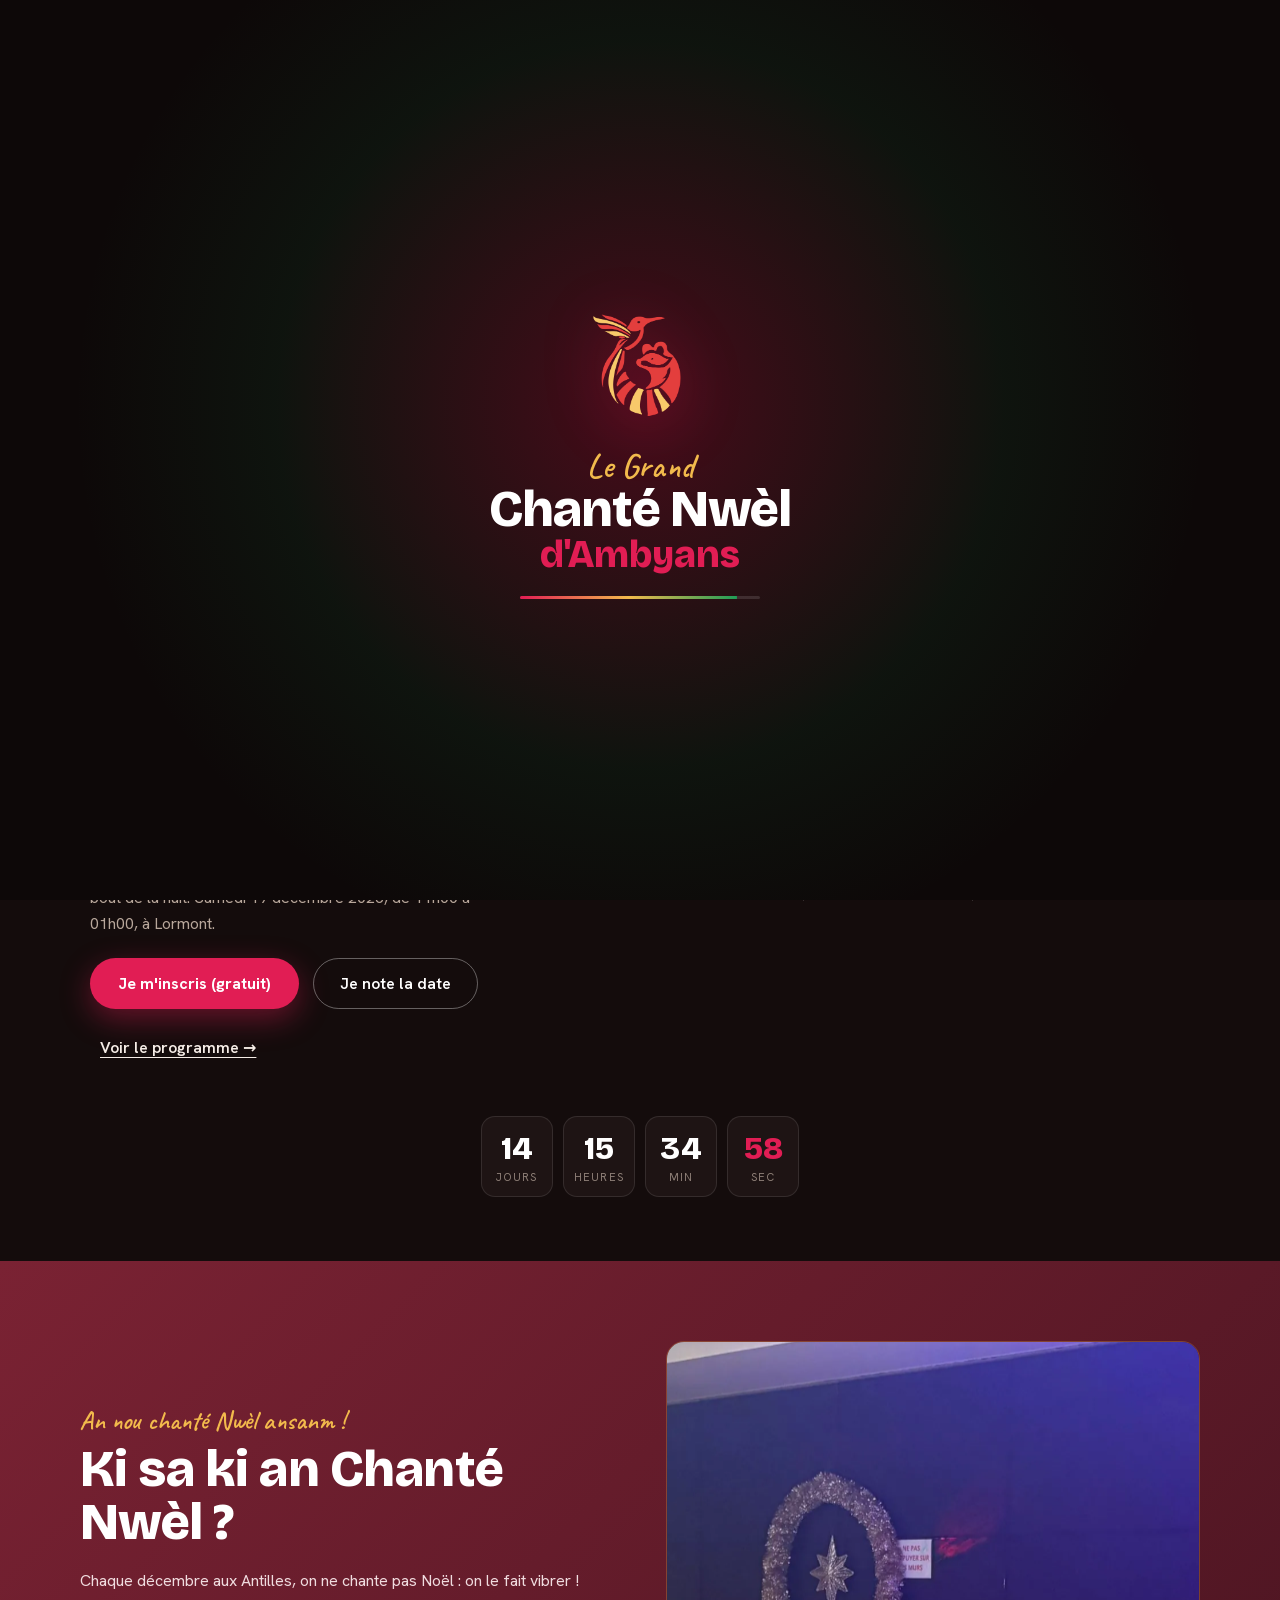
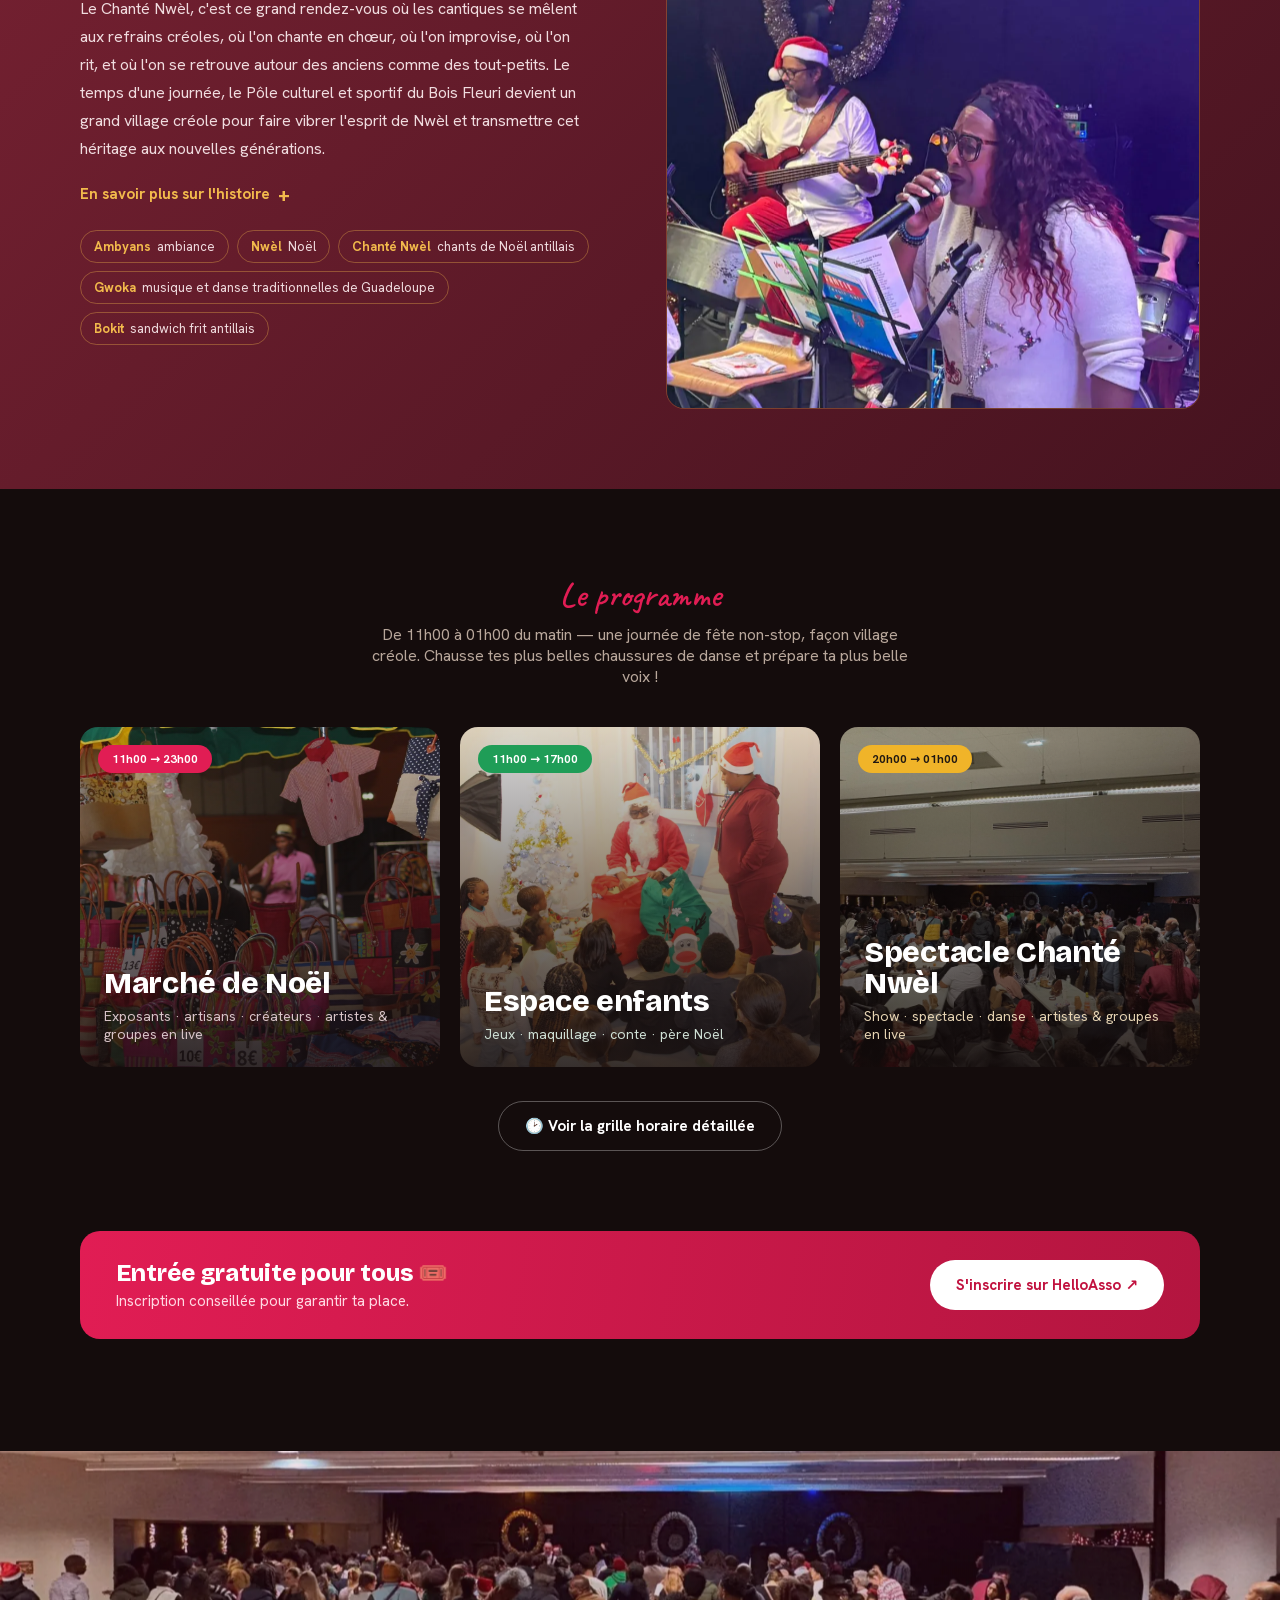
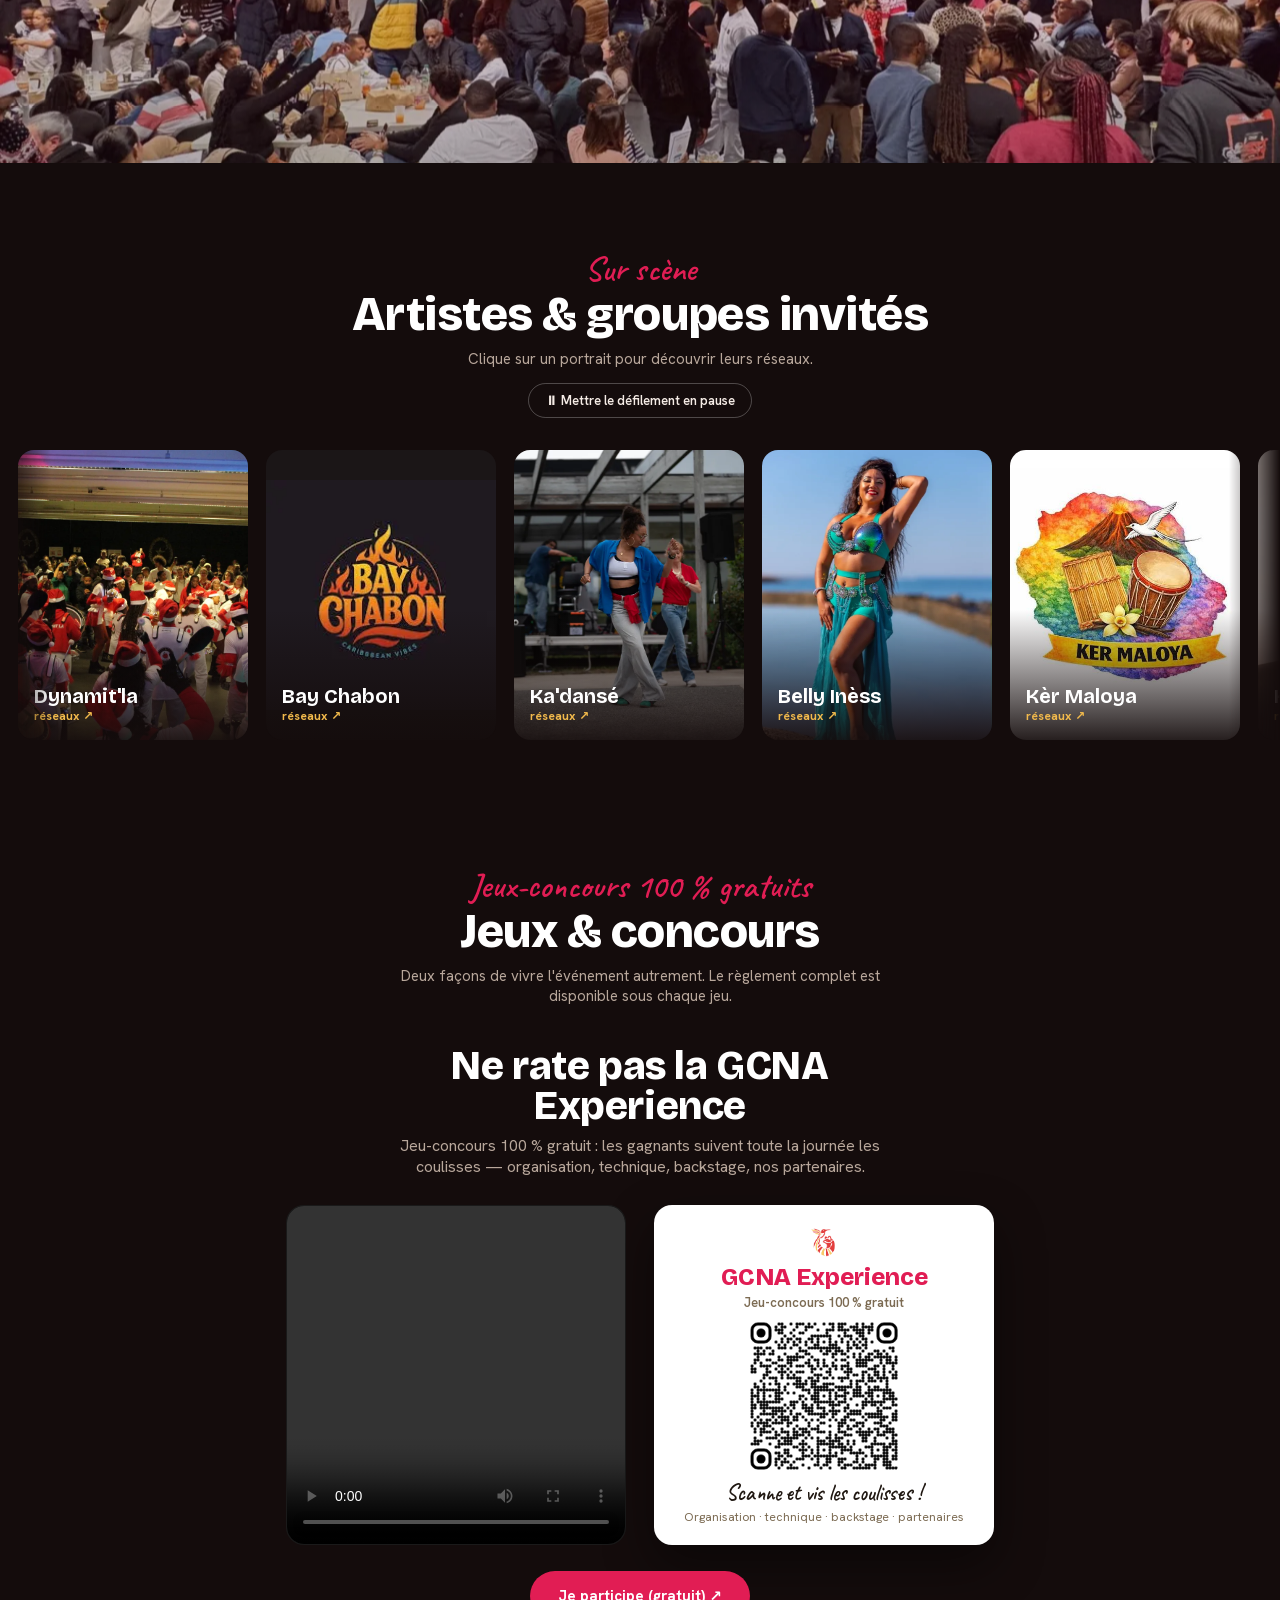
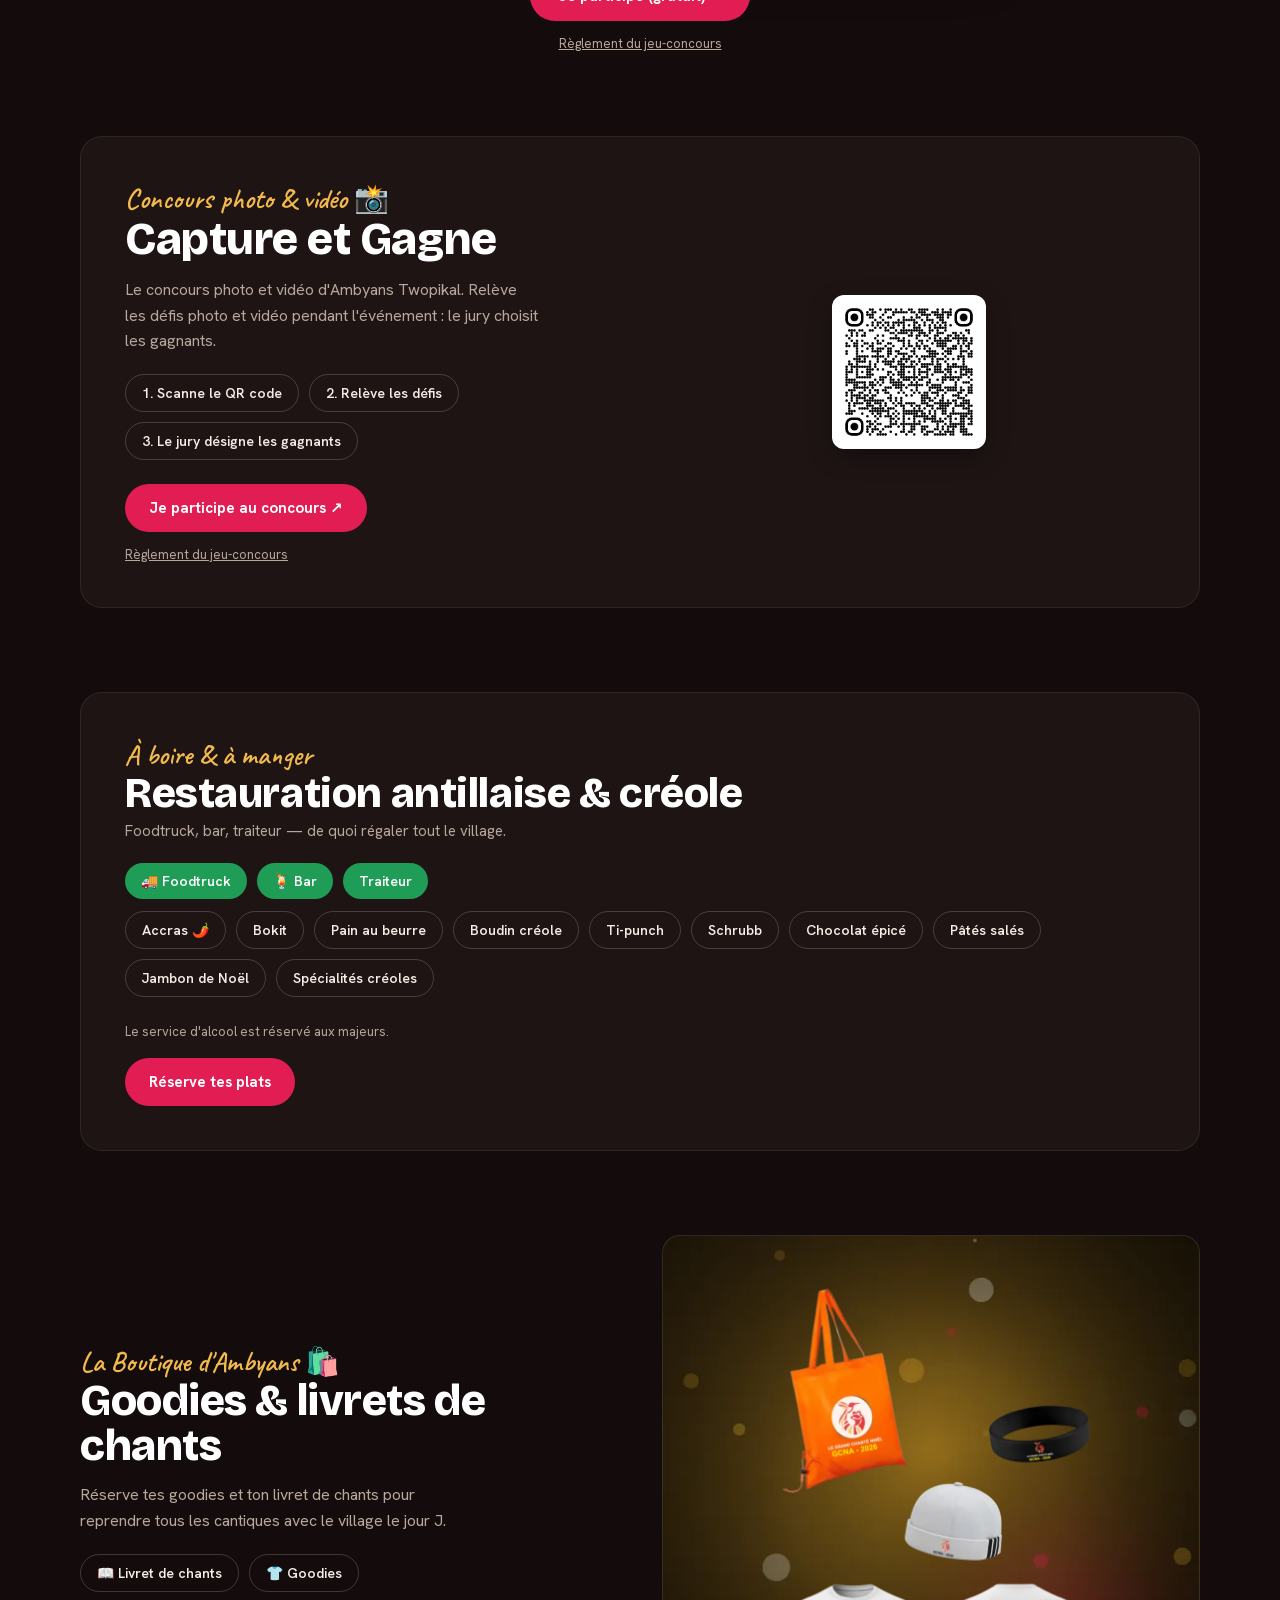
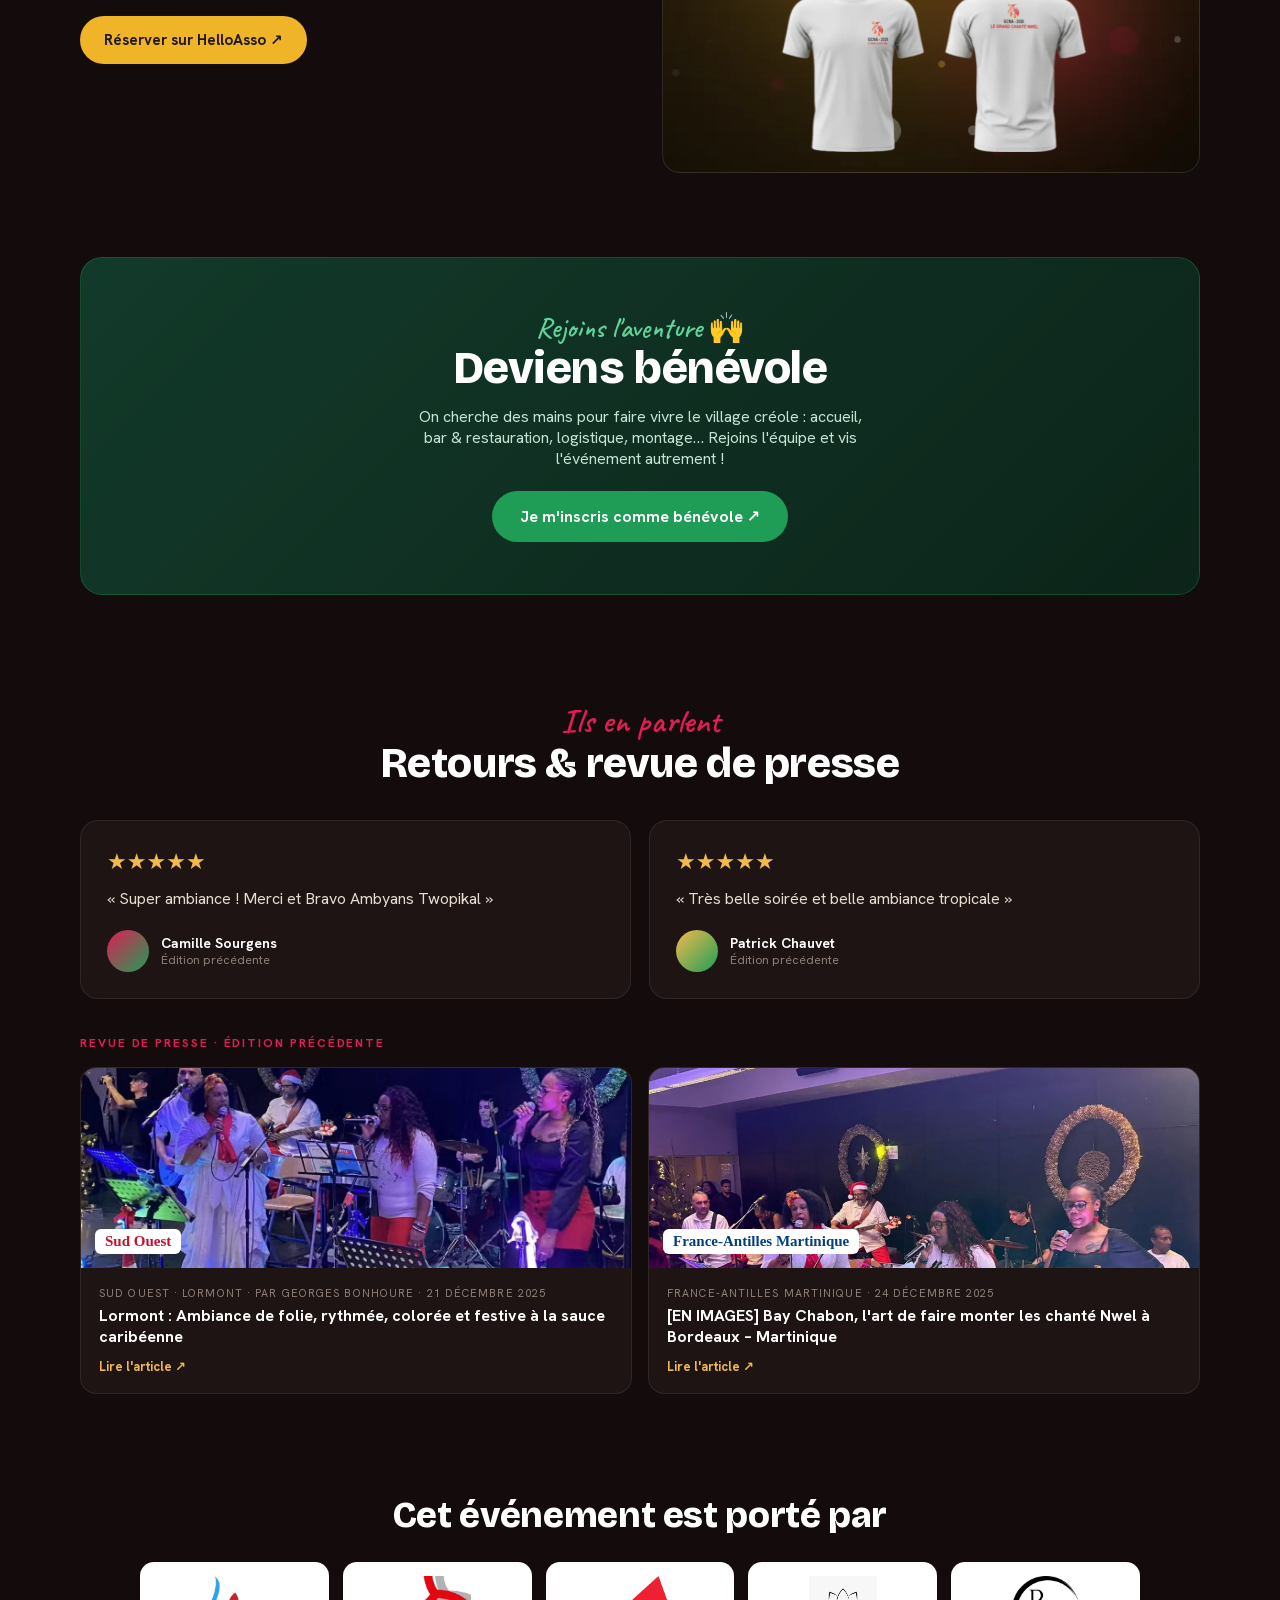
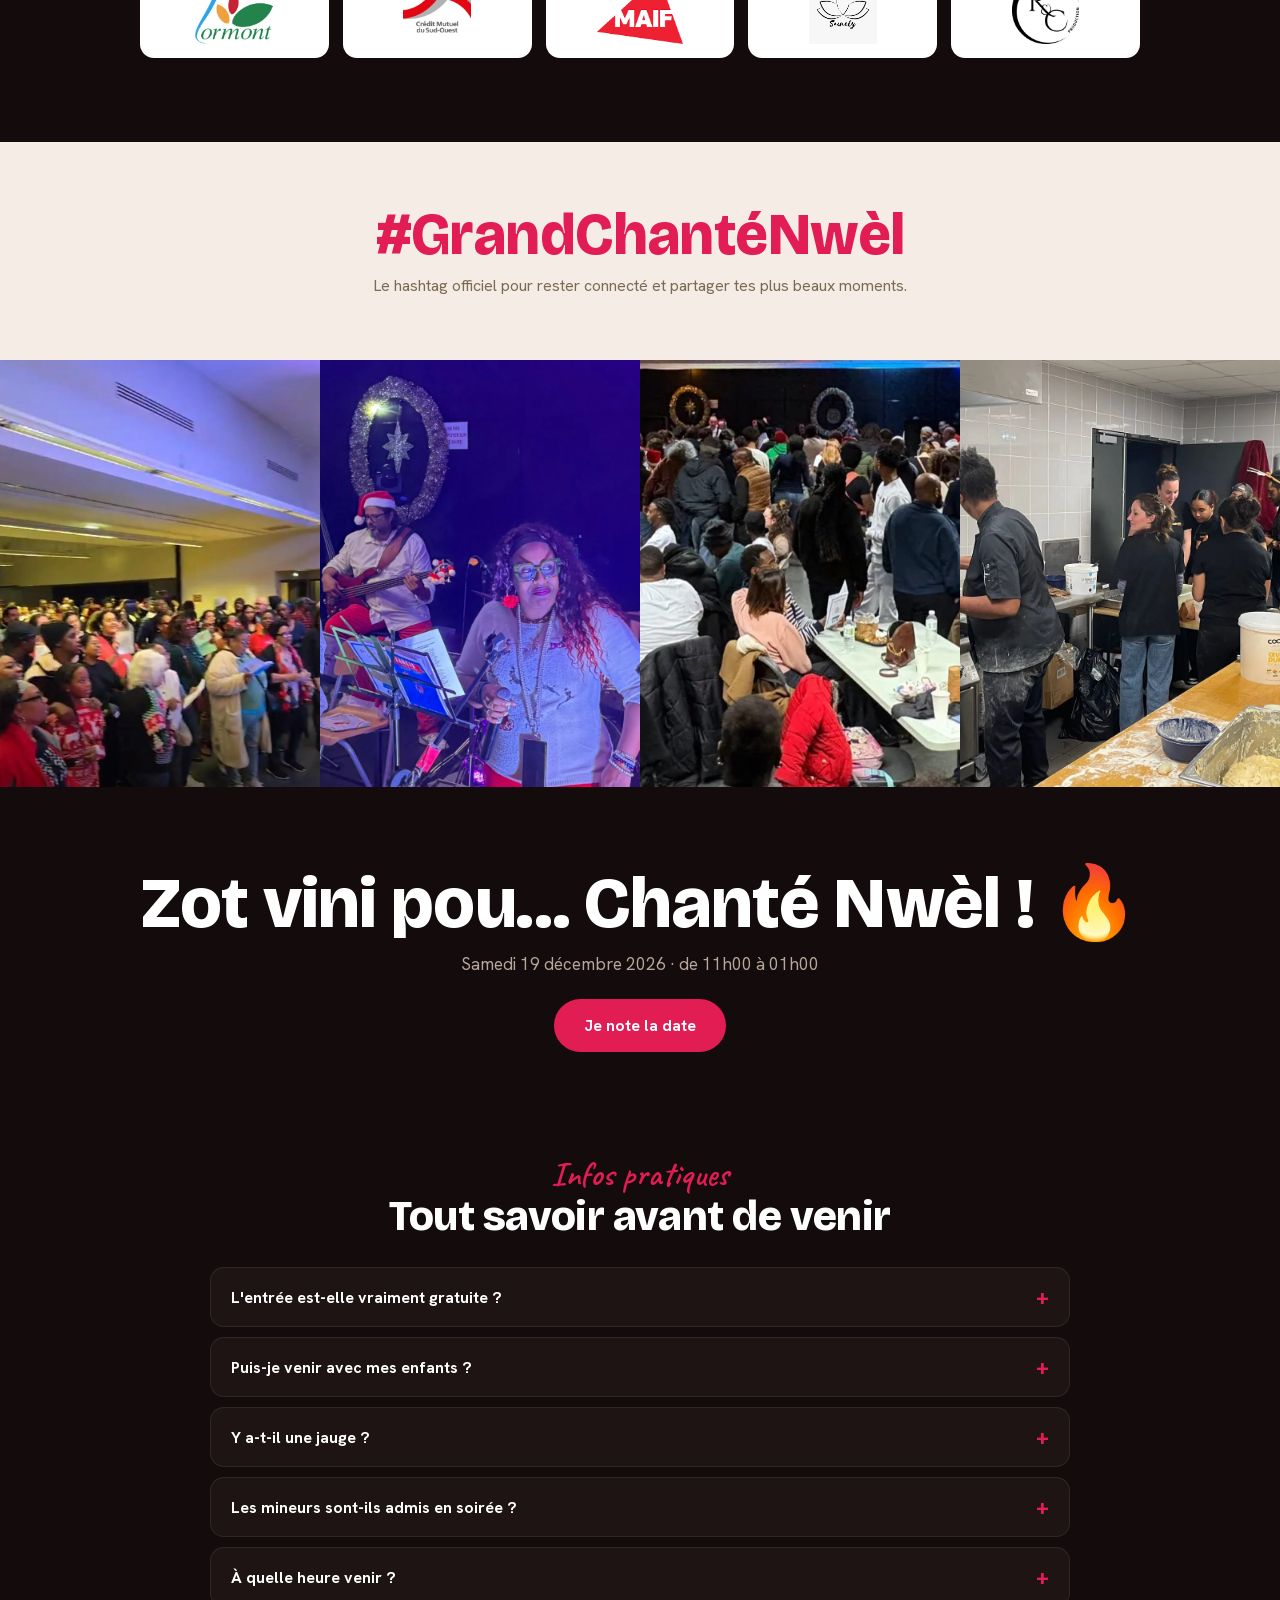
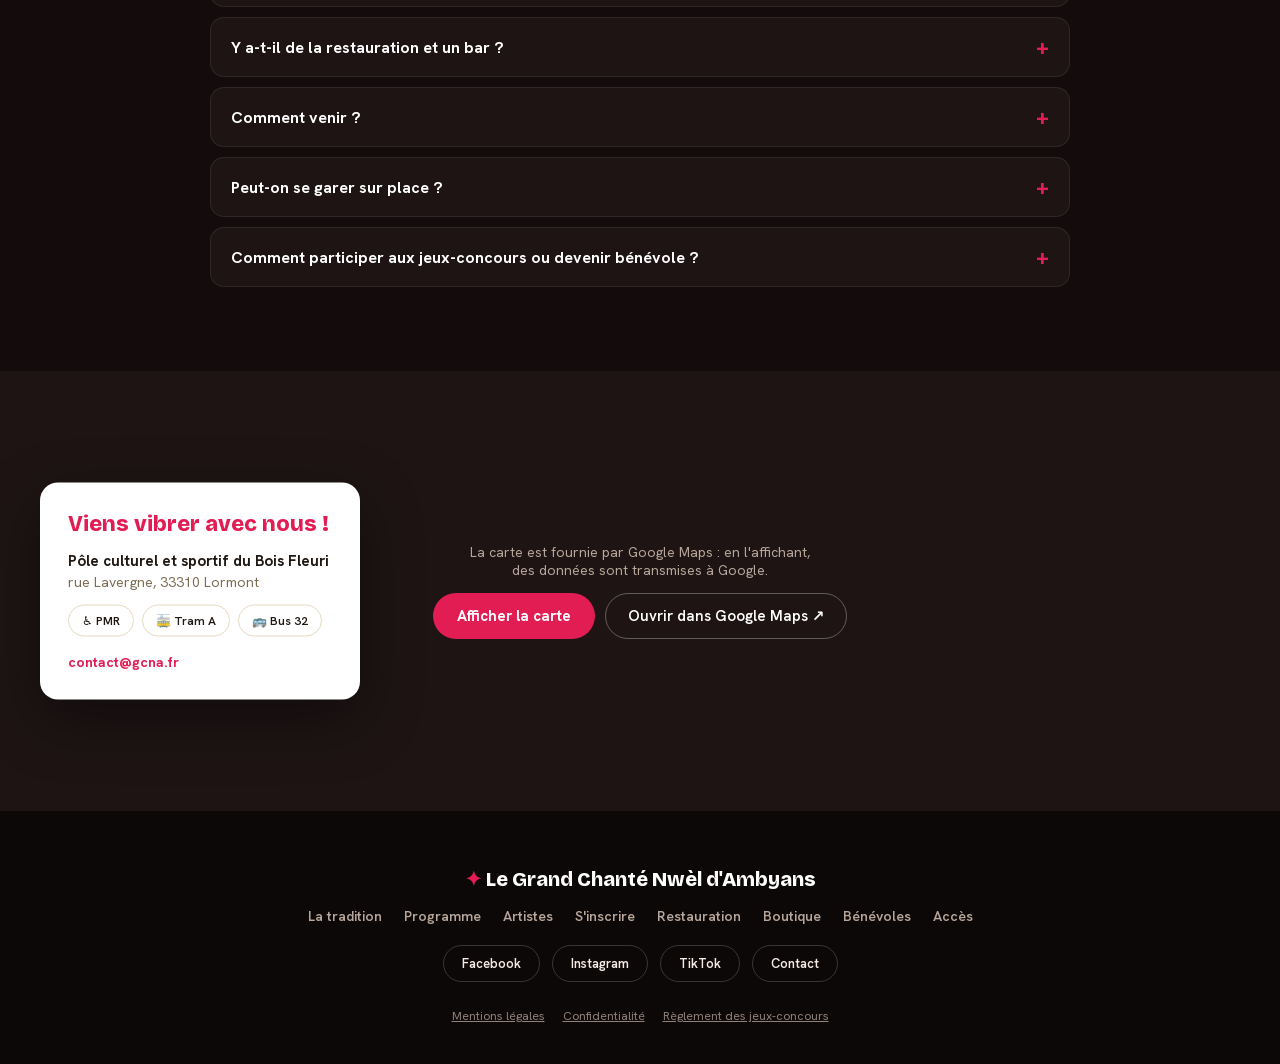
<file: index.html>
<!DOCTYPE html>
<html lang="fr">
<head>
<meta charset="utf-8">
<meta name="viewport" content="width=device-width, initial-scale=1">
<title>Le Grand Chanté Nwèl d'Ambyans — 19 décembre 2026, Lormont</title>
<meta name="description" content="Samedi 19 décembre 2026 à Lormont : un grand village créole de 11h à 1h du matin. Chants de Noël, spectacle, marché, animations. Entrée gratuite.">
<meta name="theme-color" content="#0d0808">
<link rel="icon" type="image/png" href="assets/images/logo-gcna.png">
<link rel="canonical" href="https://gcna.fr/">
<meta property="og:type" content="website">
<meta property="og:locale" content="fr_FR">
<meta property="og:site_name" content="Le Grand Chanté Nwèl d'Ambyans">
<meta property="og:title" content="Le Grand Chanté Nwèl d'Ambyans — 19 décembre 2026">
<meta property="og:description" content="Samedi 19 décembre 2026 à Lormont : un grand village créole de 11h à 1h du matin. Chants de Noël, spectacle, marché, animations. Entrée gratuite.">
<meta property="og:url" content="https://gcna.fr/">
<meta property="og:image" content="https://gcna.fr/assets/images/og-image.jpg">
<meta property="og:image:width" content="1200">
<meta property="og:image:height" content="630">
<meta name="twitter:card" content="summary_large_image">
<link rel="stylesheet" href="css/fonts.css">
<link rel="stylesheet" href="css/fontawesome.css">
<link rel="stylesheet" href="css/styles.css">
<script>
/* Preloader + intro : première visite de la session seulement (sessionStorage).
   Mouvement réduit (réglage système) : preloader sobre, pas d'intro animée.
   Paramètres : ?motion=on (forcer les animations, ignore le réglage système et la 1re visite)
                ?intro=lettres | particules (forcer l'intro) | aucune (la couper) · ?preloader=aucune (le couper) */
(function(){try{
  var h=document.documentElement,sp=new URLSearchParams(location.search);
  var q=sp.get('intro'),pq=sp.get('preloader'),mo=sp.get('motion')==='on';
  var pref=window.matchMedia&&matchMedia('(prefers-reduced-motion: reduce)').matches;
  var reduce=pref&&!mo;
  if(mo)h.classList.add('motion-on');
  if(pq!=='aucune'&&(mo||!sessionStorage.getItem('gcna-preload')))h.classList.add('has-preload');
  /* L'intro (titre animé) n'est plus jouée par défaut : le preloader affiche déjà le titre. Elle reste disponible avec ?intro=lettres ou ?intro=particules. */
  if(!reduce&&(q==='lettres'||q==='particules')){
    h.classList.add('has-intro');
    if(q==='particules')h.classList.add('intro-particles');
  }
  /* garde-fou si le JS échoue : on libère la page */
  setTimeout(function(){h.classList.remove('has-preload','has-intro')},15000);
}catch(e){}})();
</script>
<script type="application/ld+json">
{
  "@context": "https://schema.org",
  "@type": "Event",
  "name": "Le Grand Chanté Nwèl d'Ambyans",
  "description": "Un grand village créole le temps d'une journée : chants de Noël, spectacle, marché, animations et ambyans jusqu'au bout de la nuit.",
  "startDate": "2026-12-19T11:00:00+01:00",
  "endDate": "2026-12-20T01:00:00+01:00",
  "eventStatus": "https://schema.org/EventScheduled",
  "eventAttendanceMode": "https://schema.org/OfflineEventAttendanceMode",
  "location": {
    "@type": "Place",
    "name": "Pôle culturel et sportif du Bois Fleuri",
    "address": {
      "@type": "PostalAddress",
      "streetAddress": "rue Lavergne",
      "postalCode": "33310",
      "addressLocality": "Lormont",
      "addressCountry": "FR"
    }
  },
  "image": [
    "https://gcna.fr/assets/images/og-image.jpg"
  ],
  "isAccessibleForFree": true,
  "offers": {
    "@type": "Offer",
    "price": "0",
    "priceCurrency": "EUR",
    "availability": "https://schema.org/InStock",
    "url": "https://www.helloasso.com/associations/association-ambyanstwopikal/evenements/entree-grand-chante-nwel-d-ambyans-2026"
  },
  "organizer": {
    "@type": "Organization",
    "name": "Association Ambyans Twopikal",
    "url": "https://www.helloasso.com/associations/association-ambyanstwopikal"
  }
}
</script>
</head>
<body>
<div id="preloader" role="status" aria-live="polite" aria-label="Chargement du site">
  <div class="pl-inner">
    <img class="pl-logo" src="assets/images/logo-gcna.png" alt="" width="128" height="128">
    
    <p class="pl-title"><span class="pl-t1">Le Grand</span><span class="pl-t2">Chanté Nwèl</span><span class="pl-t3">d'Ambyans</span></p>
    <div class="pl-bar" aria-hidden="true"><span id="pl-fill"></span></div>
  </div>
</div>
<a class="skip" href="#main">Aller au contenu</a>

<div id="intro" role="presentation" aria-hidden="true">
    <div class="intro-word intro-w1" data-text="Le Grand"></div>
    <div class="intro-word intro-w2" data-text="Chanté Nwèl"></div>
    <div class="intro-word intro-w3" data-text="d'Ambyans"></div>
    <div class="intro-line"></div>
  </div>

<div style="overflow-x:hidden;background:#140c0c">


  <!-- ============ NAV ============ -->
  <div style="position:fixed;top:0;left:0;right:0;z-index:30">
    <div style="position:absolute;inset:0;background:#0d0808;border-bottom:1px solid rgba(255,255,255,.08);box-shadow:0 8px 30px rgba(0,0,0,.35)" class="nav-bg"></div>
    <div style="position:relative;z-index:1;display:flex;align-items:center;justify-content:space-between;gap:16px" class="nav-inner">
    <a href="#main" aria-label="GCNA — retour à l'accueil" style="text-decoration:none;display:flex;align-items:center;gap:10px;font-family:'Bricolage Grotesque';font-weight:800;font-size:22px;color:#fff;letter-spacing:.02em"><img src="assets/images/logo-gcna.png" alt="GCNA" style="height:34px;width:auto;display:block"> GCNA</a>
    <div class="nav-right">
      <div class="nav-links">
      <a href="#tradition" style="color:#f5ece6;font-weight:600;font-size:14px">La tradition</a>
      <a href="#agenda" style="color:#f5ece6;font-weight:600;font-size:14px">Programme</a>
      <a href="#artistes" style="color:#f5ece6;font-weight:600;font-size:14px">Artistes</a>
      <a href="#inscription" style="color:#f5ece6;font-weight:600;font-size:14px">S'inscrire</a><a href="#restauration" style="color:#f5ece6;font-weight:600;font-size:14px">Restauration</a><a href="#boutique" style="color:#f5ece6;font-weight:600;font-size:14px">Boutique</a>
      <a href="#benevoles" style="color:#f5ece6;font-weight:600;font-size:14px">Bénévoles</a>
      </div>
      <div class="nav-social">
        <a href="https://www.facebook.com/ambyans.twopikal" target="_blank" rel="noopener" aria-label="Facebook" style="color:#f5ece6;display:inline-flex;align-items:center;justify-content:center;min-width:28px;min-height:44px"><i class="fa-brands fa-facebook-f"></i></a>
        <a href="https://www.instagram.com/ambyanstwopikal/" target="_blank" rel="noopener" aria-label="Instagram" style="color:#f5ece6;display:inline-flex;align-items:center;justify-content:center;min-width:28px;min-height:44px"><i class="fa-brands fa-instagram"></i></a>
        <a href="https://www.tiktok.com/@ambyans.twopikal" target="_blank" rel="noopener" aria-label="TikTok" style="color:#f5ece6;display:inline-flex;align-items:center;justify-content:center;min-width:28px;min-height:44px"><i class="fa-brands fa-tiktok"></i></a>
      </div>
      <button data-action="toggleMenu" aria-label="Menu" class="burger" aria-expanded="false" aria-controls="mobile-menu" style="width:44px;height:44px;border-radius:12px;border:1px solid rgba(255,255,255,.2);background:rgba(13,8,8,.6);color:#fff;font-size:18px;align-items:center;justify-content:center;cursor:pointer"><i class="fa-solid fa-bars" data-burger-icon></i></button>
    </div>
    </div>
    <div id="mobile-menu" data-if="menuOpen" hidden>
      <div style="position:relative;z-index:1;background:#0d0808;border-bottom:1px solid rgba(255,255,255,.08);display:flex;flex-direction:column;padding:6px 16px 18px">
        <a href="#tradition" data-action="closeMenu" style="color:#f5ece6;font-weight:600;font-size:17px;padding:14px 4px;border-bottom:1px solid rgba(255,255,255,.08)">La tradition</a>
        <a href="#agenda" data-action="closeMenu" style="color:#f5ece6;font-weight:600;font-size:17px;padding:14px 4px;border-bottom:1px solid rgba(255,255,255,.08)">Programme</a>
        <a href="#artistes" data-action="closeMenu" style="color:#f5ece6;font-weight:600;font-size:17px;padding:14px 4px;border-bottom:1px solid rgba(255,255,255,.08)">Artistes</a>
        <a href="#inscription" data-action="closeMenu" style="color:#f5ece6;font-weight:600;font-size:17px;padding:14px 4px;border-bottom:1px solid rgba(255,255,255,.08)">S'inscrire</a><a href="#restauration" data-action="closeMenu" style="color:#f5ece6;font-weight:600;font-size:17px;padding:14px 4px;border-bottom:1px solid rgba(255,255,255,.08)">Restauration</a><a href="#boutique" data-action="closeMenu" style="color:#f5ece6;font-weight:600;font-size:17px;padding:14px 4px;border-bottom:1px solid rgba(255,255,255,.08)">Boutique</a>
        <a href="#benevoles" data-action="closeMenu" style="color:#f5ece6;font-weight:600;font-size:17px;padding:14px 4px;border-bottom:1px solid rgba(255,255,255,.08)">Bénévoles</a>
        <div style="display:flex;gap:12px;padding-top:16px">
          <a href="https://www.facebook.com/ambyans.twopikal" target="_blank" rel="noopener" aria-label="Facebook" style="width:44px;height:44px;border-radius:50%;border:1px solid rgba(255,255,255,.2);color:#fff;display:flex;align-items:center;justify-content:center;font-size:17px"><i class="fa-brands fa-facebook-f"></i></a>
          <a href="https://www.instagram.com/ambyanstwopikal/" target="_blank" rel="noopener" aria-label="Instagram" style="width:44px;height:44px;border-radius:50%;border:1px solid rgba(255,255,255,.2);color:#fff;display:flex;align-items:center;justify-content:center;font-size:17px"><i class="fa-brands fa-instagram"></i></a>
          <a href="https://www.tiktok.com/@ambyans.twopikal" target="_blank" rel="noopener" aria-label="TikTok" style="width:44px;height:44px;border-radius:50%;border:1px solid rgba(255,255,255,.2);color:#fff;display:flex;align-items:center;justify-content:center;font-size:17px"><i class="fa-brands fa-tiktok"></i></a>
        </div>
      </div>
    </div>
  </div>

  <!-- ============ HERO PHOTO (courbe) ============ -->
  <div style="position:relative;height:66vh;min-height:440px;border-radius:0 0 50% 50%/0 0 14% 14%;overflow:hidden">
    <div data-parallax="0.18" style="position:absolute;inset:-18% 0;background:linear-gradient(160deg,rgba(20,12,12,.15),rgba(20,12,12,.45)),url(&quot;assets/images/hero.webp&quot;);background-size:cover;background-position:center 42%;filter:brightness(1.1);will-change:transform"></div>
  </div>

  <!-- ============ HERO BAND (titre + stats) ============ -->
  <section id="main" tabindex="-1" style="padding:44px clamp(16px,5vw,40px) 64px;max-width:1180px;margin:0 auto">
    <div style="display:grid;grid-template-columns:repeat(auto-fit,minmax(min(100%,340px),1fr));gap:48px;align-items:center">
      <div>
        <p style="font-family:'Caveat',cursive;font-size:26px;color:#f2ba4c;margin:0 0 6px">Là où Noël se chante aux couleurs des Antilles</p>
        <h1 style="font-size:clamp(38px,5.4vw,68px);font-weight:800;color:#fff">Le Grand Chanté Nwèl d'Ambyans</h1>
        <p style="font-size:16px;line-height:1.6;color:#b8a79b;margin:18px 0 22px;max-width:46ch">Un grand village créole le temps d'une journée : chants de Noël, spectacle, marché, animations et ambyans jusqu'au bout de la nuit. Samedi 19 décembre 2026, de 11h00 à 01h00, à Lormont.</p>
        <div style="display:flex;flex-wrap:wrap;gap:14px">
          <a href="https://www.helloasso.com/associations/association-ambyanstwopikal/evenements/entree-grand-chante-nwel-d-ambyans-2026?utm_source=site-gcna&amp;utm_medium=web&amp;utm_campaign=gcna-2026&amp;utm_content=hero" target="_blank" rel="noopener" style="background:#e11d54;color:#fff;font-weight:700;font-size:16px;padding:15px 28px;border-radius:999px;box-shadow:0 10px 30px rgba(225,29,84,.4)">Je m'inscris (gratuit)</a>
          <button data-action="openSaveDate" style="cursor:pointer;background:transparent;border:1.5px solid rgba(255,255,255,.35);color:#fff;font-weight:600;font-size:16px;padding:14px 26px;border-radius:999px">Je note la date</button>
          <a href="#agenda" style="cursor:pointer;color:#f5ece6;font-weight:600;font-size:16px;padding:14px 10px;text-decoration:underline;text-underline-offset:4px">Voir le programme →</a>
        </div>
      </div>
      <div style="display:flex;justify-content:space-around;gap:16px;text-align:center">
        <div><div style="font-family:'Bricolage Grotesque';font-weight:800;font-size:clamp(30px,4vw,46px);color:#fff"><span id="artist-count">8</span></div><div style="font-size:12px;letter-spacing:.1em;text-transform:uppercase;color:#b8a79b;margin-top:4px">Artistes<br>&amp; groupes</div></div>
        <div style="border-left:1px solid rgba(255,255,255,.14)"></div>
        <div><div style="font-family:'Bricolage Grotesque';font-weight:800;font-size:clamp(30px,4vw,46px);color:#fff">14h</div><div style="font-size:12px;letter-spacing:.1em;text-transform:uppercase;color:#b8a79b;margin-top:4px">de fête<br>non-stop</div></div>
        <div style="border-left:1px solid rgba(255,255,255,.14)"></div>
        <div><div style="font-family:'Bricolage Grotesque';font-weight:800;font-size:clamp(30px,4vw,46px);color:#f2ba4c">Gratuit</div><div style="font-size:12px;letter-spacing:.1em;text-transform:uppercase;color:#b8a79b;margin-top:4px">entrée<br>pour tous</div></div>
      </div>
    </div>
    <div data-if="showCountdown">
      <div style="display:flex;flex-wrap:wrap;gap:10px;justify-content:center;margin-top:44px">
        <div style="min-width:72px;padding:12px 8px;border-radius:14px;background:#1e1414;border:1px solid rgba(255,255,255,.1);text-align:center"><div style="font-family:'Bricolage Grotesque';font-weight:800;font-size:32px;color:#fff"><span data-cd="d">0</span></div><div style="font-size:11px;letter-spacing:.12em;text-transform:uppercase;color:#8f8078;margin-top:2px">jours</div></div>
        <div style="min-width:72px;padding:12px 8px;border-radius:14px;background:#1e1414;border:1px solid rgba(255,255,255,.1);text-align:center"><div style="font-family:'Bricolage Grotesque';font-weight:800;font-size:32px;color:#fff"><span data-cd="h">0</span></div><div style="font-size:11px;letter-spacing:.12em;text-transform:uppercase;color:#8f8078;margin-top:2px">heures</div></div>
        <div style="min-width:72px;padding:12px 8px;border-radius:14px;background:#1e1414;border:1px solid rgba(255,255,255,.1);text-align:center"><div style="font-family:'Bricolage Grotesque';font-weight:800;font-size:32px;color:#fff"><span data-cd="m">0</span></div><div style="font-size:11px;letter-spacing:.12em;text-transform:uppercase;color:#8f8078;margin-top:2px">min</div></div>
        <div style="min-width:72px;padding:12px 8px;border-radius:14px;background:#1e1414;border:1px solid rgba(255,255,255,.1);text-align:center"><div style="font-family:'Bricolage Grotesque';font-weight:800;font-size:32px;color:#e11d54"><span data-cd="s">0</span></div><div style="font-size:11px;letter-spacing:.12em;text-transform:uppercase;color:#8f8078;margin-top:2px">sec</div></div>
      </div>
    </div>
  </section>

  <!-- ============ TRADITION (bande colorée) ============ -->
  <section id="tradition" style="background:linear-gradient(135deg,#7a2233,#45131f);padding:80px clamp(16px,5vw,40px)">
    <div style="max-width:1120px;margin:0 auto;display:grid;grid-template-columns:repeat(auto-fit,minmax(min(100%,340px),1fr));gap:52px;align-items:center">
      <div>
        <p style="font-family:'Caveat',cursive;font-size:26px;color:#f2ba4c;margin:0 0 6px">An nou chanté Nwèl ansanm !</p>
        <h2 style="font-size:clamp(32px,4.6vw,52px);font-weight:800;color:#fff">Ki sa ki an Chanté Nwèl ?</h2>
        <p style="font-size:16px;line-height:1.75;color:#f0dcdf;margin-top:18px;max-width:56ch">Chaque décembre aux Antilles, on ne chante pas Noël : on le fait vibrer ! Le Chanté Nwèl, c'est ce grand rendez-vous où les cantiques se mêlent aux refrains créoles, où l'on chante en chœur, où l'on improvise, où l'on rit, et où l'on se retrouve autour des anciens comme des tout-petits. Le temps d'une journée, le Pôle culturel et sportif du Bois Fleuri devient un grand village créole pour faire vibrer l'esprit de Nwèl et transmettre cet héritage aux nouvelles générations.</p>
        <details class="more">
          <summary>En savoir plus sur l'histoire</summary>
          <p>Le Chanté Nwèl est une tradition incontournable de la culture antillaise, née aux Antilles françaises à l'époque coloniale. Les cantiques de Noël, chantés à l'église en français, se sont peu à peu enrichis de refrains en créole et de couplets mêlant sacré et profane, avec parfois des improvisations — comment dire — très libres ! D'une histoire née de la contrainte, les Antillais ont fait une fête de partage et de transmission, toujours vivante aujourd'hui.</p>
          <p style="font-size:13px;color:#b8a79b">Source : <a href="https://fr.wikipedia.org/wiki/Chant%C3%A9_Nwel" target="_blank" rel="noopener" style="text-decoration:underline">Wikipédia — Chanté Nwel</a></p>
        </details>
        <dl class="glossary" aria-label="Petit glossaire créole">
          <div><dt>Ambyans</dt><dd>ambiance</dd></div>
          <div><dt>Nwèl</dt><dd>Noël</dd></div>
          <div><dt>Chanté Nwèl</dt><dd>chants de Noël antillais</dd></div>
          <div><dt>Gwoka</dt><dd>musique et danse traditionnelles de Guadeloupe</dd></div>
          <div><dt>Bokit</dt><dd>sandwich frit antillais</dd></div>
        </dl>
      </div>
      <div style="position:relative;aspect-ratio:4/5;border-radius:18px;overflow:hidden;border:1px solid rgba(242,186,76,.25);display:flex;align-items:center;justify-content:center;text-align:center;padding:16px">
        <div data-parallax="0.14" style="position:absolute;inset:-16% 0;background:url(&quot;assets/images/tradition.webp&quot;);background-size:cover;background-position:center;will-change:transform"></div>
      </div>
    </div>
  </section>

  <!-- ============ AGENDA (moment-cards) ============ -->
  <section id="agenda" style="padding:84px clamp(16px,5vw,40px) 40px;text-align:center">
    <p style="font-family:'Caveat',cursive;font-size:34px;color:#e11d54;margin:0">Le programme</p>
    <p style="font-size:16px;color:#b8a79b;max-width:60ch;margin:8px auto 40px">De 11h00 à 01h00 du matin — une journée de fête non-stop, façon village créole. Chausse tes plus belles chaussures de danse et prépare ta plus belle voix !</p>
    <div style="max-width:1120px;margin:0 auto;display:grid;grid-template-columns:repeat(auto-fit,minmax(min(100%,280px),1fr));gap:20px">
      <div style="position:relative;border-radius:18px;overflow:hidden;min-height:340px;display:flex;flex-direction:column;justify-content:flex-end;text-align:left;padding:24px;background:linear-gradient(180deg,rgba(20,12,12,.15),rgba(20,12,12,.85)),url(&quot;assets/images/programme-marche-2.webp&quot;) center/cover">
        <span style="position:absolute;top:18px;left:18px;background:#e11d54;color:#fff;font-weight:700;font-size:12px;padding:6px 14px;border-radius:999px">11h00 → 23h00</span>
        <h3 style="font-size:30px;font-weight:800;color:#fff">Marché de Noël</h3>
        <p style="font-size:14px;color:#d8c4c8;margin-top:8px">Exposants · artisans · créateurs · artistes &amp; groupes en live</p>
      </div>
      <div style="position:relative;border-radius:18px;overflow:hidden;min-height:340px;display:flex;flex-direction:column;justify-content:flex-end;text-align:left;padding:24px;background:linear-gradient(180deg,rgba(20,12,12,.15),rgba(20,12,12,.85)),url(&quot;assets/images/programme-enfants.webp&quot;) center/cover">
        <span style="position:absolute;top:18px;left:18px;background:#1f9d57;color:#fff;font-weight:700;font-size:12px;padding:6px 14px;border-radius:999px">11h00 → 17h00</span>
        <h3 style="font-size:30px;font-weight:800;color:#fff">Espace enfants</h3>
        <p style="font-size:14px;color:#cfe0d5;margin-top:8px">Jeux · maquillage · conte · père Noël</p>
      </div>
      <div style="position:relative;border-radius:18px;overflow:hidden;min-height:340px;display:flex;flex-direction:column;justify-content:flex-end;text-align:left;padding:24px;background:linear-gradient(180deg,rgba(20,12,12,.15),rgba(20,12,12,.85)),url(&quot;assets/images/programme-spectacle.webp&quot;) center/cover">
        <span style="position:absolute;top:18px;left:18px;background:#f0b429;color:#201812;font-weight:700;font-size:12px;padding:6px 14px;border-radius:999px">20h00 → 01h00</span>
        <h3 style="font-size:30px;font-weight:800;color:#fff">Spectacle Chanté Nwèl</h3>
        <p style="font-size:14px;color:#e6d4b3;margin-top:8px">Show · spectacle · danse · artistes &amp; groupes en live</p>
      </div>
    </div>
    <button data-action="openHoraires" style="margin-top:34px;border:1.5px solid rgba(255,255,255,.3);cursor:pointer;background:transparent;color:#fff;font-weight:700;font-size:15px;padding:14px 26px;border-radius:999px;display:inline-flex;align-items:center;gap:8px">🕑 Voir la grille horaire détaillée</button>
  </section>

  <!-- ============ BANDEAU GRATUIT ============ -->
  <section id="inscription" style="padding:40px clamp(16px,5vw,40px) 84px">
    <div style="max-width:1120px;margin:0 auto;background:linear-gradient(100deg,#e11d54,#b3153f);border-radius:20px;padding:clamp(22px,4vw,28px) clamp(20px,4vw,36px);display:flex;flex-wrap:wrap;gap:20px;align-items:center;justify-content:space-between">
      <div style="max-width:60ch">
        <div style="font-family:'Bricolage Grotesque';font-weight:800;font-size:24px;color:#fff">Entrée gratuite pour tous 🎟️</div>
        <div style="color:#ffd9e3;font-size:15px;margin-top:4px">Inscription conseillée pour garantir ta place.</div>
      </div>
      <a href="https://www.helloasso.com/associations/association-ambyanstwopikal/evenements/entree-grand-chante-nwel-d-ambyans-2026?utm_source=site-gcna&amp;utm_medium=web&amp;utm_campaign=gcna-2026&amp;utm_content=bandeau" target="_blank" rel="noopener" style="background:#fff;color:#c1123f;font-weight:700;font-size:15px;padding:15px 26px;border-radius:999px;white-space:nowrap">S'inscrire sur HelloAsso ↗</a>
    </div>
  </section>

  <!-- ============ BANDE PHOTO ============ -->
  <div style="position:relative;height:340px;overflow:hidden;display:flex;align-items:center;justify-content:center">
    <div data-parallax="0.22" style="position:absolute;inset:-22% 0;background:linear-gradient(180deg,rgba(225,29,84,.12),rgba(20,12,12,.5)),url(&quot;assets/images/bande-photo-2.webp&quot;);background-size:cover;background-position:center 40%;will-change:transform"></div>
  </div>

  <!-- ============ ARTISTES ============ -->
  <section id="artistes" style="padding:84px 0">
    <div style="text-align:center;padding:0 clamp(16px,5vw,40px) 12px">
      <p style="font-family:'Caveat',cursive;font-size:34px;color:#e11d54;margin:0">Sur scène</p>
      <h2 style="font-size:clamp(30px,4vw,48px);font-weight:800;color:#fff">Artistes &amp; groupes invités</h2>
      <p style="font-size:15px;color:#b8a79b;margin-top:10px">Clique sur un portrait pour découvrir leurs réseaux.</p>
      <button type="button" class="mq-toggle" data-action="toggleMarquee" aria-pressed="false">⏸ Mettre le défilement en pause</button>
      <!-- TODO photos : défilé (lien Défilé à fournir) -->
    </div>
    <div class="mq" style="position:relative;overflow:hidden;margin-top:20px;-webkit-mask-image:linear-gradient(90deg,transparent,#000 4%,#000 96%,transparent);mask-image:linear-gradient(90deg,transparent,#000 4%,#000 96%,transparent)">
      <div class="mqtrack" style="display:flex;gap:18px;width:max-content;padding:0 18px;animation:marquee 34s linear infinite">
        <a class="artist" href="https://www.instagram.com/dynamit_la_fwi/" target="_blank" rel="noopener" style="flex:none;width:230px;height:290px;position:relative;border-radius:16px;overflow:hidden;display:flex;flex-direction:column;justify-content:flex-end;padding:16px;background:linear-gradient(180deg,transparent 55%,rgba(20,12,12,.92)),url(&quot;assets/images/artistes/dynamit-la-2.webp&quot;) 48% center/cover"><div style="font-family:'Bricolage Grotesque';font-weight:700;font-size:20px;color:#fff">Dynamit'la</div><div style="font-weight:700;font-size:12px;color:#f2ba4c">réseaux ↗</div></a>
        <a class="artist" href="https://www.instagram.com/bay_chabon/" target="_blank" rel="noopener" style="flex:none;width:230px;height:290px;position:relative;border-radius:16px;overflow:hidden;display:flex;flex-direction:column;justify-content:flex-end;padding:16px;background:linear-gradient(180deg,transparent 55%,rgba(20,12,12,.92)),url(&quot;assets/images/artistes/bay-chabon.webp&quot;) center/contain no-repeat #1b1617"><div style="font-family:'Bricolage Grotesque';font-weight:700;font-size:20px;color:#fff">Bay Chabon</div><div style="font-weight:700;font-size:12px;color:#f2ba4c">réseaux ↗</div></a>
        <a class="artist" href="https://www.instagram.com/yajessika/" target="_blank" rel="noopener" style="flex:none;width:230px;height:290px;position:relative;border-radius:16px;overflow:hidden;display:flex;flex-direction:column;justify-content:flex-end;padding:16px;background:linear-gradient(180deg,transparent 55%,rgba(20,12,12,.92)),url(&quot;assets/images/artistes/kadanse-2.webp&quot;) 66% center/cover"><div style="font-family:'Bricolage Grotesque';font-weight:700;font-size:20px;color:#fff">Ka'dansé</div><div style="font-weight:700;font-size:12px;color:#f2ba4c">réseaux ↗</div></a>
        <a class="artist" href="https://www.instagram.com/belly_iness/" target="_blank" rel="noopener" style="flex:none;width:230px;height:290px;position:relative;border-radius:16px;overflow:hidden;display:flex;flex-direction:column;justify-content:flex-end;padding:16px;background:linear-gradient(180deg,transparent 55%,rgba(20,12,12,.92)),url(&quot;assets/images/artistes/belly-ines.webp&quot;) center 15%/cover"><div style="font-family:'Bricolage Grotesque';font-weight:700;font-size:20px;color:#fff">Belly Inèss</div><div style="font-weight:700;font-size:12px;color:#f2ba4c">réseaux ↗</div></a>
        <a class="artist" href="https://www.instagram.com/kermaloya/" target="_blank" rel="noopener" style="flex:none;width:230px;height:290px;position:relative;border-radius:16px;overflow:hidden;display:flex;flex-direction:column;justify-content:flex-end;padding:16px;background:linear-gradient(180deg,transparent 55%,rgba(20,12,12,.92)),url(&quot;assets/images/artistes/ker-maloya.jpg&quot;) center 30%/contain no-repeat #fff"><div style="font-family:'Bricolage Grotesque';font-weight:700;font-size:20px;color:#fff">Kèr Maloya</div><div style="font-weight:700;font-size:12px;color:#f2ba4c">réseaux ↗</div></a>
        <a class="artist" href="https://www.facebook.com/kaskadband.bordeaux" target="_blank" rel="noopener" style="flex:none;width:230px;height:290px;position:relative;border-radius:16px;overflow:hidden;display:flex;flex-direction:column;justify-content:flex-end;padding:16px;background:linear-gradient(180deg,transparent 55%,rgba(20,12,12,.92)),url(&quot;assets/images/artistes/kaskad-band-2.webp&quot;) 58% 20%/cover"><div style="font-family:'Bricolage Grotesque';font-weight:700;font-size:20px;color:#fff">Kaskad Band</div><div style="font-weight:700;font-size:12px;color:#f2ba4c">réseaux ↗</div></a>
        <div class="artist" style="flex:none;width:230px;height:290px;position:relative;border-radius:16px;overflow:hidden;display:flex;flex-direction:column;justify-content:flex-end;padding:16px;background:linear-gradient(180deg,transparent 55%,rgba(20,12,12,.92)),url(&quot;assets/images/artistes/tumblak.webp&quot;) 30% center/cover"><div style="font-family:'Bricolage Grotesque';font-weight:700;font-size:20px;color:#fff">Tumblak #</div></div>
        <a class="artist" href="https://www.instagram.com/cosmo.ka_33/" target="_blank" rel="noopener" style="flex:none;width:230px;height:290px;position:relative;border-radius:16px;overflow:hidden;display:flex;flex-direction:column;justify-content:flex-end;padding:16px;background:linear-gradient(180deg,transparent 55%,rgba(20,12,12,.92)),url(&quot;assets/images/artistes/placeholder-ambyans-2.webp&quot;) center 30%/78% auto no-repeat #fff"><div style="font-family:'Bricolage Grotesque';font-weight:700;font-size:20px;color:#fff">L'A cosmopolitaine</div><div style="font-weight:700;font-size:12px;color:#f2ba4c">réseaux ↗</div></a>
        <a class="artist" href="https://www.instagram.com/dandycrewofficiel/" target="_blank" rel="noopener" style="flex:none;width:230px;height:290px;position:relative;border-radius:16px;overflow:hidden;display:flex;flex-direction:column;justify-content:flex-end;padding:16px;background:linear-gradient(180deg,transparent 55%,rgba(20,12,12,.92)),url(&quot;assets/images/artistes/dandy-crew.webp&quot;) center 18%/80% auto no-repeat #fff"><div style="font-family:'Bricolage Grotesque';font-weight:700;font-size:20px;color:#fff">Dandy Crew</div><div style="font-weight:700;font-size:12px;color:#f2ba4c">réseaux ↗</div></a>
        <div data-nocount class="artist" style="flex:none;width:230px;height:290px;position:relative;border-radius:16px;overflow:hidden;display:flex;flex-direction:column;justify-content:flex-end;padding:16px;background:linear-gradient(180deg,transparent 55%,rgba(20,12,12,.92)),url(&quot;assets/images/artistes/placeholder-ambyans-2.webp&quot;) center 30%/78% auto no-repeat #fff"><div style="font-family:'Bricolage Grotesque';font-weight:700;font-size:20px;color:#fff">Défilé de costume traditionnel</div></div>
        <a class="artist" href="https://www.instagram.com/daykyla_972/" target="_blank" rel="noopener" style="flex:none;width:230px;height:290px;position:relative;border-radius:16px;overflow:hidden;display:flex;flex-direction:column;justify-content:flex-end;padding:16px;background:linear-gradient(180deg,transparent 55%,rgba(20,12,12,.92)),url(&quot;assets/images/artistes/dj-dayakyla.webp&quot;) center top/cover no-repeat #fff"><div style="font-family:'Bricolage Grotesque';font-weight:700;font-size:20px;color:#fff">DJ Dayakyla</div><div style="font-weight:700;font-size:12px;color:#f2ba4c">réseaux ↗</div></a>
      </div>
    </div>
  </section>

  <!-- ============ JEUX & CONCOURS ============ -->
    <section id="jeux" style="padding:40px clamp(16px,5vw,40px) 40px;text-align:center">
    <p style="font-family:'Caveat',cursive;font-size:34px;color:#e11d54;margin:0">Jeux-concours 100 % gratuits</p>
    <h2 style="font-size:clamp(30px,4vw,48px);font-weight:800;color:#fff">Jeux &amp; concours</h2>
    <p style="font-size:15px;color:#b8a79b;margin:10px auto 0;max-width:60ch">Deux façons de vivre l'événement autrement. Le règlement complet est disponible sous chaque jeu.</p>
  </section>

  <section id="experience" style="padding:0 clamp(16px,5vw,40px) 84px;text-align:center">
    <h3 style="font-size:clamp(26px,3.6vw,40px);font-weight:800;color:#fff;max-width:20ch;margin:0 auto 8px">Ne rate pas la GCNA Experience</h3>
    <p style="font-size:16px;color:#b8a79b;max-width:60ch;margin:0 auto 28px">Jeu-concours 100 % gratuit : les gagnants suivent toute la journée les coulisses — organisation, technique, backstage, nos partenaires.</p>
    <div style="display:flex;flex-wrap:wrap;gap:28px;justify-content:center;align-items:center">
    <div style="width:min(340px,80vw);margin:0;aspect-ratio:1/1;border-radius:18px;overflow:hidden;border:1px solid rgba(255,255,255,.1);background:#000"><video src="assets/video/gcna-experience-2.mp4" controls playsinline preload="metadata" style="width:100%;height:100%;object-fit:cover;display:block"></video></div>
      <div style="width:min(340px,80vw);min-height:min(340px,80vw);box-sizing:border-box;display:flex;flex-direction:column;justify-content:center;background:#fff;border-radius:18px;padding:16px 20px;box-shadow:0 20px 50px rgba(0,0,0,.45);color:#201812;text-align:center">
        <img src="assets/images/logo-gcna.png" alt="GCNA" style="height:34px;width:auto;display:block;margin:0 auto 6px">
        <div style="font-family:'Bricolage Grotesque';font-weight:800;font-size:24px;line-height:1.05;color:#e11d54">GCNA Experience</div>
        <div style="font-weight:600;font-size:13px;color:#7c6b53;margin:4px 0 10px">Jeu-concours 100 % gratuit</div>
        <img src="assets/images/qr-gcna-experience-2.png" alt="QR code — participer à la GCNA Experience" style="width:150px;height:150px;display:block;margin:0 auto;border-radius:6px">
        <div style="font-family:'Caveat',cursive;font-size:22px;color:#201812;margin-top:8px">Scanne et vis les coulisses !</div>
        <div style="font-size:12px;color:#7c6b53;margin-top:2px">Organisation · technique · backstage · partenaires</div>
      </div>
    </div>
    <a href="https://www.helloasso.com/associations/association-ambyanstwopikal/evenements/gcna-experience?utm_source=site-gcna&amp;utm_medium=web&amp;utm_campaign=gcna-2026&amp;utm_content=jeux-experience" target="_blank" rel="noopener" style="display:inline-flex;align-items:center;gap:8px;margin-top:26px;background:#e11d54;color:#fff;font-weight:700;font-size:15px;padding:15px 28px;border-radius:999px">Je participe (gratuit) ↗</a>
    <p class="legal-note"><a href="reglement.html#gcna-experience">Règlement du jeu-concours</a></p>
  </section>

  <!-- ============ CONCOURS PHOTO ============ -->
  <section id="concours" style="padding:0 clamp(16px,5vw,40px) 84px">
    <div style="max-width:1120px;margin:0 auto;display:grid;grid-template-columns:repeat(auto-fit,minmax(min(100%,300px),1fr));gap:clamp(24px,5vw,44px);align-items:center;background:#1e1414;border:1px solid rgba(255,255,255,.08);border-radius:22px;padding:clamp(22px,5vw,44px)">
      <div>
        <p style="font-family:'Caveat',cursive;font-size:28px;color:#f2ba4c;margin:0">Concours photo &amp; vidéo 📸</p>
        <h3 style="font-size:clamp(28px,3.6vw,46px);font-weight:800;color:#fff">Capture et Gagne</h3>
        <p style="font-size:16px;line-height:1.6;color:#b8a79b;margin:14px 0 20px;max-width:46ch">Le concours photo et vidéo d'Ambyans Twopikal. Relève les défis photo et vidéo pendant l'événement : le jury choisit les gagnants.</p>
        <div style="display:flex;flex-wrap:wrap;gap:10px">
          <span style="padding:9px 16px;border-radius:999px;border:1px solid rgba(255,255,255,.18);color:#f5ece6;font-weight:600;font-size:14px">1. Scanne le QR code</span>
          <span style="padding:9px 16px;border-radius:999px;border:1px solid rgba(255,255,255,.18);color:#f5ece6;font-weight:600;font-size:14px">2. Relève les défis</span>
          <span style="padding:9px 16px;border-radius:999px;border:1px solid rgba(255,255,255,.18);color:#f5ece6;font-weight:600;font-size:14px">3. Le jury désigne les gagnants</span>
        </div>
        <a href="https://www.helloasso.com/associations/association-ambyanstwopikal/evenements/concours-capture-et-gagne?utm_source=site-gcna&amp;utm_medium=web&amp;utm_campaign=gcna-2026&amp;utm_content=jeux-capture-bouton" target="_blank" rel="noopener" style="display:inline-flex;align-items:center;gap:8px;margin-top:24px;background:#e11d54;color:#fff;font-weight:700;font-size:15px;padding:14px 24px;border-radius:999px">Je participe au concours ↗</a>
        <p class="legal-note"><a href="reglement.html#capture-et-gagne">Règlement du jeu-concours</a></p>
      </div>
      <div style="display:flex;justify-content:center">
        <a href="https://www.helloasso.com/associations/association-ambyanstwopikal/evenements/concours-capture-et-gagne?utm_source=site-gcna&amp;utm_medium=web&amp;utm_campaign=gcna-2026&amp;utm_content=jeux-capture-qr" target="_blank" rel="noopener" style="display:block;width:fit-content;background:#fff;padding:12px;border-radius:12px;box-shadow:0 8px 24px rgba(0,0,0,.3)"><img src="assets/images/qr-capture-et-gagne-2.png" alt="Capture et Gagne — QR code du concours photo et vidéo" style="width:130px;height:130px;display:block"></a>
      </div>
    </div>
  </section>

  <!-- ============ RESTAURATION ============ -->
  <section id="restauration" style="padding:0 clamp(16px,5vw,40px) 84px">
    <div style="max-width:1120px;margin:0 auto;background:#1e1414;border:1px solid rgba(255,255,255,.08);border-radius:22px;padding:clamp(22px,5vw,44px)">
      <p style="font-family:'Caveat',cursive;font-size:28px;color:#f2ba4c;margin:0">À boire &amp; à manger</p>
      <h2 style="font-size:clamp(28px,3.6vw,42px);font-weight:800;color:#fff;margin-bottom:6px">Restauration antillaise &amp; créole</h2>
      <p style="font-size:15px;color:#b8a79b;margin-bottom:22px">Foodtruck, bar, traiteur — de quoi régaler tout le village.</p>
      <div style="display:flex;flex-wrap:wrap;gap:10px;margin-bottom:12px">
        <span style="padding:9px 16px;border-radius:999px;background:#1f9d57;color:#fff;font-weight:600;font-size:14px">🚚 Foodtruck</span>
        <span style="padding:9px 16px;border-radius:999px;background:#1f9d57;color:#fff;font-weight:600;font-size:14px">🍹 Bar</span>
        <span style="padding:9px 16px;border-radius:999px;background:#1f9d57;color:#fff;font-weight:600;font-size:14px">Traiteur</span>
      </div>
      <div style="display:flex;flex-wrap:wrap;gap:10px;margin-bottom:26px">
        <span style="padding:9px 16px;border-radius:999px;border:1px solid rgba(255,255,255,.18);color:#f5ece6;font-weight:600;font-size:14px">Accras 🌶️</span>
        <span style="padding:9px 16px;border-radius:999px;border:1px solid rgba(255,255,255,.18);color:#f5ece6;font-weight:600;font-size:14px">Bokit</span>
        <span style="padding:9px 16px;border-radius:999px;border:1px solid rgba(255,255,255,.18);color:#f5ece6;font-weight:600;font-size:14px">Pain au beurre</span>
        <span style="padding:9px 16px;border-radius:999px;border:1px solid rgba(255,255,255,.18);color:#f5ece6;font-weight:600;font-size:14px">Boudin créole</span>
        <span style="padding:9px 16px;border-radius:999px;border:1px solid rgba(255,255,255,.18);color:#f5ece6;font-weight:600;font-size:14px">Ti-punch</span>
        <span style="padding:9px 16px;border-radius:999px;border:1px solid rgba(255,255,255,.18);color:#f5ece6;font-weight:600;font-size:14px">Schrubb</span>
        <span style="padding:9px 16px;border-radius:999px;border:1px solid rgba(255,255,255,.18);color:#f5ece6;font-weight:600;font-size:14px">Chocolat épicé</span>
        <span style="padding:9px 16px;border-radius:999px;border:1px solid rgba(255,255,255,.18);color:#f5ece6;font-weight:600;font-size:14px">Pâtés salés</span>
        <span style="padding:9px 16px;border-radius:999px;border:1px solid rgba(255,255,255,.18);color:#f5ece6;font-weight:600;font-size:14px">Jambon de Noël</span>
        <span style="padding:9px 16px;border-radius:999px;border:1px solid rgba(255,255,255,.18);color:#f5ece6;font-weight:600;font-size:14px">Spécialités créoles</span>
      </div>
      <p style="font-size:13px;color:#b8a79b;margin-bottom:18px">Le service d'alcool est réservé aux majeurs.</p>
      <!-- TODO: remplacer le pop-up par le lien HelloAsso « Réserve tes plats » quand la page existe ; prix, moyens de paiement, allergènes -->
      <button type="button" data-action="openPlats" style="display:inline-flex;align-items:center;gap:8px;background:#e11d54;color:#fff;font-weight:700;font-size:15px;padding:14px 24px;border-radius:999px;border:none;cursor:pointer;font-family:inherit">Réserve tes plats</button>
    </div>
  </section>

  <!-- ============ BOUTIQUE ============ -->
  <section id="boutique" style="padding:0 clamp(16px,5vw,40px) 84px">
    <div style="max-width:1120px;margin:0 auto;display:grid;grid-template-columns:repeat(auto-fit,minmax(min(100%,320px),1fr));gap:44px;align-items:center">
      <div>
        <p style="font-family:'Caveat',cursive;font-size:28px;color:#f2ba4c;margin:0">La Boutique d'Ambyans 🛍️</p>
        <h2 style="font-size:clamp(28px,3.6vw,44px);font-weight:800;color:#fff">Goodies &amp; livrets de chants</h2>
        <p style="font-size:16px;line-height:1.6;color:#b8a79b;margin:14px 0 20px;max-width:44ch">Réserve tes goodies et ton livret de chants pour reprendre tous les cantiques avec le village le jour J.</p>
        <div style="display:flex;flex-wrap:wrap;gap:10px;margin-bottom:24px">
          <span style="padding:9px 16px;border-radius:999px;border:1px solid rgba(255,255,255,.18);color:#f5ece6;font-weight:600;font-size:14px">📖 Livret de chants</span>
          <span style="padding:9px 16px;border-radius:999px;border:1px solid rgba(255,255,255,.18);color:#f5ece6;font-weight:600;font-size:14px">👕 Goodies</span>
        </div>
        <a href="https://www.helloasso.com/associations/association-ambyanstwopikal/boutiques/goodies-livrets?utm_source=site-gcna&amp;utm_medium=web&amp;utm_campaign=gcna-2026&amp;utm_content=boutique" target="_blank" rel="noopener" style="display:inline-flex;align-items:center;gap:8px;background:#f0b429;color:#201812;font-weight:700;font-size:15px;padding:14px 24px;border-radius:999px">Réserver sur HelloAsso ↗</a>
      </div>
      <div style="aspect-ratio:1/1;border-radius:18px;overflow:hidden;padding:20px;background:url(&quot;assets/images/boutique-fond.webp&quot;);background-size:cover;background-position:center;border:1px solid rgba(255,255,255,.1)"><img loading="lazy" decoding="async" src="assets/images/boutique-goodies-2.webp" alt="Goodies GCNA 2026" style="width:100%;height:100%;object-fit:contain;display:block;transition:transform .45s cubic-bezier(.2,.7,.3,1)" style-hover="transform:scale(1.18)"></div>
    </div>
  </section>

  <!-- ============ BÉNÉVOLES ============ -->
  <section id="benevoles" style="padding:0 clamp(16px,5vw,40px) 84px">
    <div style="max-width:1120px;margin:0 auto;background:linear-gradient(135deg,#123a2a,#0c2419);border-radius:22px;padding:clamp(32px,6vw,52px) clamp(20px,5vw,44px);text-align:center;border:1px solid rgba(31,157,87,.3)">
      <p style="font-family:'Caveat',cursive;font-size:28px;color:#5fd39a;margin:0">Rejoins l'aventure 🙌</p>
      <h2 style="font-size:clamp(28px,4vw,46px);font-weight:800;color:#fff">Deviens bénévole</h2>
      <p style="font-size:16px;color:#c6e2d3;margin:14px auto 22px;max-width:52ch">On cherche des mains pour faire vivre le village créole : accueil, bar &amp; restauration, logistique, montage… Rejoins l'équipe et vis l'événement autrement !</p>
      <a href="https://atcan.fr/benevole" target="_blank" rel="noopener" style="display:inline-flex;align-items:center;gap:8px;background:#1f9d57;color:#fff;font-weight:700;font-size:16px;padding:15px 28px;border-radius:999px">Je m'inscris comme bénévole ↗</a>
    </div>
  </section>

  <!-- ============ ILS EN PARLENT ============ -->
  <section id="temoignages" style="padding:20px clamp(16px,5vw,40px) 84px">
    <div style="max-width:1120px;margin:0 auto">
      <!-- TODO: ajouter 2-3 autres avis (participants, artistes, partenaires)  -->
      <div style="text-align:center;margin-bottom:36px">
        <p style="font-family:'Caveat',cursive;font-size:34px;color:#e11d54;margin:0">Ils en parlent</p>
        <h2 style="font-size:clamp(28px,3.6vw,42px);font-weight:800;color:#fff">Retours &amp; revue de presse</h2>
      </div>

      <!-- témoignages -->
      <div style="display:grid;grid-template-columns:repeat(auto-fit,minmax(min(100%,280px),1fr));gap:18px;margin-bottom:36px">
        <div style="background:#1e1414;border:1px solid rgba(255,255,255,.08);border-radius:18px;padding:26px">
          <div style="color:#f2ba4c;font-size:22px;margin-bottom:10px">★★★★★</div>
          <p style="font-size:16px;line-height:1.6;color:#e8dccf">« Super ambiance ! Merci et Bravo Ambyans Twopikal »</p>
          <div style="display:flex;align-items:center;gap:12px;margin-top:18px">
            <div style="width:42px;height:42px;border-radius:50%;background:linear-gradient(135deg,#e11d54,#1f9d57);flex:none"></div>
            <div><div style="font-weight:700;font-size:14px;color:#fff">Camille Sourgens</div><div style="font-size:12px;color:#8f8078">Édition précédente</div></div>
          </div>
        </div>
        <div style="background:#1e1414;border:1px solid rgba(255,255,255,.08);border-radius:18px;padding:26px">
          <div style="color:#f2ba4c;font-size:22px;margin-bottom:10px">★★★★★</div>
          <p style="font-size:16px;line-height:1.6;color:#e8dccf">« Très belle soirée et belle ambiance tropicale »</p>
          <div style="display:flex;align-items:center;gap:12px;margin-top:18px">
            <div style="width:42px;height:42px;border-radius:50%;background:linear-gradient(135deg,#f2ba4c,#1f9d57);flex:none"></div>
            <div><div style="font-weight:700;font-size:14px;color:#fff">Patrick Chauvet</div><div style="font-size:12px;color:#8f8078">Édition précédente</div></div>
          </div>
        </div>
      </div>

      <!-- revue de presse -->
      <p style="font-weight:700;font-size:12px;letter-spacing:.16em;text-transform:uppercase;color:#e11d54;margin:0 0 16px">Revue de presse · édition précédente</p>
      <div style="display:grid;grid-template-columns:repeat(auto-fit,minmax(240px,1fr));gap:16px">
        <a href="https://www.sudouest.fr/gironde/lormont/lormont-ambiance-de-folie-rythmee-coloree-et-festive-a-la-sauce-caribeenne-27180966.php" target="_blank" rel="noopener" style="display:block;background:#1e1414;border:1px solid rgba(255,255,255,.08);border-radius:16px;overflow:hidden;color:inherit">
          <div style="position:relative;height:200px;background:url(&quot;assets/images/presse-sud-ouest.avif&quot;) center/cover"><span style="position:absolute;left:14px;bottom:14px;background:#fff;border-radius:6px;padding:4px 10px;font-family:Georgia,'Times New Roman',serif;font-weight:700;font-size:15px;color:#c8102e">Sud Ouest</span></div>
          <div style="padding:18px"><div style="font-size:11px;letter-spacing:.1em;text-transform:uppercase;color:#8f8078;margin-bottom:6px">Sud Ouest · Lormont · par Georges Bonhoure · 21 décembre 2025</div><div style="font-weight:700;font-size:16px;color:#fff;line-height:1.3">Lormont : Ambiance de folie, rythmée, colorée et festive à la sauce caribéenne</div><div style="margin-top:10px;font-weight:700;font-size:13px;color:#f2ba4c">Lire l'article ↗</div></div>
        </a>
        <a href="https://www.martinique.franceantilles.fr/actualite/culture/en-images-bay-chabon-lart-de-faire-monter-les-chante-nwel-a-bordeaux-1062727.php" target="_blank" rel="noopener" style="display:block;background:#1e1414;border:1px solid rgba(255,255,255,.08);border-radius:16px;overflow:hidden;color:inherit">
          <div style="position:relative;height:200px;background:url(&quot;assets/images/presse-france-antilles.webp&quot;) center 30%/cover"><span style="position:absolute;left:14px;bottom:14px;background:#fff;border-radius:6px;padding:4px 10px;font-family:Georgia,'Times New Roman',serif;font-weight:700;font-size:15px;color:#003f7f">France-Antilles Martinique</span></div>
          <div style="padding:18px"><div style="font-size:11px;letter-spacing:.1em;text-transform:uppercase;color:#8f8078;margin-bottom:6px">France-Antilles Martinique · 24 décembre 2025</div><div style="font-weight:700;font-size:16px;color:#fff;line-height:1.3">[EN IMAGES] Bay Chabon, l'art de faire monter les chanté Nwel à Bordeaux – Martinique</div><div style="margin-top:10px;font-weight:700;font-size:13px;color:#f2ba4c">Lire l'article ↗</div></div>
        </a>
      </div>
    </div>
  </section>

  <!-- ============ PARTENAIRES (carrousel) ============ -->
  <section style="padding:20px clamp(16px,5vw,40px) 84px;text-align:center">
    <h2 style="font-size:clamp(24px,3vw,36px);font-weight:800;color:#fff;margin-bottom:28px">Cet événement est porté par</h2>
    <div style="max-width:1000px;margin:0 auto;display:grid;grid-template-columns:repeat(auto-fit,minmax(140px,1fr));gap:14px">
        <a href="https://www.lormont.fr/" target="_blank" rel="noopener" aria-label="Ville de Lormont (nouvel onglet)" style="height:96px;border-radius:14px;display:flex;align-items:center;justify-content:center;padding:14px;background:#fff"><img loading="lazy" decoding="async" src="assets/images/partenaires/lormont.webp" alt="Ville de Lormont" style="max-height:100%;max-width:100%;object-fit:contain"></a>
        <a href="https://www.cmso.com/" target="_blank" rel="noopener" aria-label="Crédit Mutuel du Sud-Ouest (nouvel onglet)" style="height:96px;border-radius:14px;display:flex;align-items:center;justify-content:center;padding:14px;background:#fff"><img loading="lazy" decoding="async" src="assets/images/partenaires/credit-mutuel.jpg" alt="Crédit Mutuel du Sud-Ouest" style="max-height:100%;max-width:100%;object-fit:contain"></a>
        <a href="https://www.maif.fr/" target="_blank" rel="noopener" aria-label="MAIF (nouvel onglet)" style="height:96px;border-radius:14px;display:flex;align-items:center;justify-content:center;padding:14px;background:#fff"><img loading="lazy" decoding="async" src="assets/images/partenaires/maif.png" alt="MAIF" style="max-height:100%;max-width:100%;object-fit:contain"></a>
        <a href="https://www.instagram.com/sainely_bordeaux/" target="_blank" rel="noopener" aria-label="Sainely sur Instagram (nouvel onglet)" style="height:96px;border-radius:14px;display:flex;align-items:center;justify-content:center;padding:14px;background:#fff"><img loading="lazy" decoding="async" src="assets/images/partenaires/sainely.jpg" alt="Sainely" style="max-height:100%;max-width:100%;object-fit:contain"></a>
        <a href="https://www.instagram.com/rnc_production/" target="_blank" rel="noopener" aria-label="R&amp;C Production sur Instagram (nouvel onglet)" style="height:96px;border-radius:14px;display:flex;align-items:center;justify-content:center;padding:14px;background:#fff"><img loading="lazy" decoding="async" src="assets/images/partenaires/rc-production.webp" alt="R&amp;C Production" style="max-height:100%;max-width:100%;object-fit:contain"></a>
    </div>
  </section>

  <!-- ============ HASHTAG ============ -->
  <section style="background:#f5ece6;color:#201812;padding:64px clamp(16px,5vw,40px);text-align:center">
    <h2 style="font-size:clamp(32px,5vw,58px);font-weight:800;color:#e11d54">#GrandChantéNwèl</h2>
    <p style="font-size:16px;color:#7c6b53;margin-top:10px">Le hashtag officiel pour rester connecté et partager tes plus beaux moments.</p>
  </section>

  <!-- ============ GALERIE (bande photo) ============ -->
  <div style="display:grid;grid-template-columns:repeat(auto-fit,minmax(170px,1fr));gap:0">
    <div style="position:relative;aspect-ratio:3/4;overflow:hidden;display:flex;align-items:center;justify-content:center"><div data-parallax="0.13" style="position:absolute;inset:-16% 0;background:url(&quot;assets/images/galerie-1.webp&quot;);background-size:cover;background-position:center;will-change:transform"></div></div>
    <div style="position:relative;aspect-ratio:3/4;overflow:hidden;display:flex;align-items:center;justify-content:center"><div data-parallax="0.2" style="position:absolute;inset:-22% 0;background:url(&quot;assets/images/galerie-2.webp&quot;);background-size:cover;background-position:center;will-change:transform"></div></div>
    <div style="position:relative;aspect-ratio:3/4;overflow:hidden;display:flex;align-items:center;justify-content:center"><div data-parallax="0.13" style="position:absolute;inset:-16% 0;background:url(&quot;assets/images/bande-photo-2.webp&quot;);background-size:cover;background-position:center;will-change:transform"></div></div>
    <div style="position:relative;aspect-ratio:3/4;overflow:hidden;display:flex;align-items:center;justify-content:center"><div data-parallax="0.2" style="position:absolute;inset:-22% 0;background:url(&quot;assets/images/galerie-4.webp&quot;);background-size:cover;background-position:center;will-change:transform"></div></div>
  </div>

  <!-- ============ CLOSING ============ -->
  <section style="padding:80px clamp(16px,5vw,40px);text-align:center">
    <h2 style="font-size:clamp(34px,6vw,72px);font-weight:800;color:#fff">Zot vini pou… Chanté Nwèl ! 🔥</h2>
    <p style="font-size:17px;color:#b8a79b;margin-top:12px">Samedi 19 décembre 2026 · de 11h00 à 01h00</p>
    <button data-action="openSaveDate" style="margin-top:24px;border:none;cursor:pointer;background:#e11d54;color:#fff;font-weight:700;font-size:16px;padding:16px 30px;border-radius:999px">Je note la date</button>
  </section>

  <!-- ============ INFOS PRATIQUES & FAQ ============ -->
  <section id="infos" style="padding:20px clamp(16px,5vw,40px) 84px">
    <div style="max-width:860px;margin:0 auto">
      <div style="text-align:center;margin-bottom:30px">
        <p style="font-family:'Caveat',cursive;font-size:34px;color:#e11d54;margin:0">Infos pratiques</p>
        <h2 style="font-size:clamp(28px,3.6vw,42px);font-weight:800;color:#fff">Tout savoir avant de venir</h2>
      </div>
      <div class="faq">
        <details><summary>L'entrée est-elle vraiment gratuite ?</summary><p>Oui, l'entrée est gratuite pour tous. L'inscription sur HelloAsso est conseillée pour garantir ta place. <a href="https://www.helloasso.com/associations/association-ambyanstwopikal/evenements/entree-grand-chante-nwel-d-ambyans-2026?utm_source=site-gcna&amp;utm_medium=web&amp;utm_campaign=gcna-2026&amp;utm_content=faq" target="_blank" rel="noopener">Je m'inscris ↗</a></p></details>
        <details><summary>Puis-je venir avec mes enfants ?</summary><p>Bien sûr, c'est un événement familial ! Un espace enfants (jeux, maquillage, conte) est ouvert de 11h00 à 17h00, avec la visite du père Noël de 15h00 à 16h00. Les enfants restent sous la responsabilité de leurs parents.</p></details>
        <details><summary>Y a-t-il une jauge ?</summary><p>L'événement accueille jusqu'à 800 personnes. L'entrée est gratuite et l'inscription est conseillée pour garantir ta place. <a href="https://www.helloasso.com/associations/association-ambyanstwopikal/evenements/entree-grand-chante-nwel-d-ambyans-2026?utm_source=site-gcna&amp;utm_medium=web&amp;utm_campaign=gcna-2026&amp;utm_content=faq-jauge" target="_blank" rel="noopener">Je m'inscris ↗</a></p></details>
        <details><summary>Les mineurs sont-ils admis en soirée ?</summary><p>Oui, à condition d'être accompagnés de leurs parents ou représentants légaux pendant toute la soirée.</p></details>
        <details><summary>À quelle heure venir ?</summary><p>À n'importe quelle heure entre 11h00 et 01h00. Le marché de Noël est ouvert de 11h00 à 23h00 et le grand spectacle Chanté Nwèl démarre à 20h00.</p></details>
        <details><summary>Y a-t-il de la restauration et un bar ?</summary><p>Oui : foodtruck, bar et traiteur proposent des spécialités antillaises et créoles. Le service d'alcool est réservé aux majeurs. <a href="#restauration">Voir la restauration</a></p></details>
        <details><summary>Comment venir ?</summary>
        <p>L'événement a lieu au Pôle culturel et sportif du Bois Fleuri, rue Lavergne, 33310 Lormont. Tu peux y venir en tram (ligne A, arrêt Bois Fleuri) ou en bus (ligne 32), et le lieu est accessible aux personnes à mobilité réduite. <a href="#lieu">Voir le plan</a></p></details>
        <details><summary>Peut-on se garer sur place ?</summary><p>Oui, un stationnement est disponible aux abords du lieu.</p></details>
        <details><summary>Comment participer aux jeux-concours ou devenir bénévole ?</summary><p>Retrouve toutes les infos dans les sections <a href="#jeux">Jeux &amp; concours</a> et <a href="#benevoles">Bénévoles</a>.</p></details>
      </div>
    </div>
  </section>

  <!-- ============ LIEU (carte + contact) ============ -->
  <section id="lieu" class="lieu" style="position:relative">
    <div id="map-box" style="height:440px;background:#1e1414;display:flex;flex-direction:column;align-items:center;justify-content:center;gap:14px;text-align:center;padding:24px">
      <p style="color:#b8a79b;font-size:14px;max-width:44ch">La carte est fournie par Google Maps : en l'affichant, des données sont transmises à Google.</p>
      <div style="display:flex;flex-wrap:wrap;gap:10px;justify-content:center">
        <button type="button" data-action="loadMap" data-src="https://www.google.com/maps?q=P%C3%B4le+culturel+et+sportif+du+Bois+Fleuri%2C+rue+Lavergne%2C+33310+Lormont&amp;output=embed" style="border:none;cursor:pointer;background:#e11d54;color:#fff;font-weight:700;font-size:15px;padding:13px 24px;border-radius:999px">Afficher la carte</button>
        <a href="https://www.google.com/maps/search/?api=1&amp;query=P%C3%B4le+culturel+et+sportif+du+Bois+Fleuri+rue+Lavergne+Lormont" target="_blank" rel="noopener" style="border:1.5px solid rgba(255,255,255,.3);color:#fff;font-weight:600;font-size:15px;padding:12px 22px;border-radius:999px">Ouvrir dans Google Maps ↗</a>
      </div>
    </div>
    <div class="lieu-card" style="background:#fff;color:#201812;border-radius:18px;padding:28px;box-shadow:0 20px 60px rgba(0,0,0,.4)">
      <div style="font-family:'Bricolage Grotesque';font-weight:800;font-size:22px;color:#e11d54">Viens vibrer avec nous !</div>
      <p style="font-weight:700;font-size:15px;margin:14px 0 2px">Pôle culturel et sportif du Bois Fleuri</p>
      <p style="color:#7c6b53;font-size:14px;margin-bottom:14px">rue Lavergne, 33310 Lormont</p>
      <div style="display:flex;flex-wrap:wrap;gap:8px;margin-bottom:14px">
        <span style="padding:7px 13px;border-radius:999px;border:1.5px solid #e6d9c2;font-weight:600;font-size:12px">♿ PMR</span>
        <span style="padding:7px 13px;border-radius:999px;border:1.5px solid #e6d9c2;font-weight:600;font-size:12px">🚋 Tram A</span>
        <span style="padding:7px 13px;border-radius:999px;border:1.5px solid #e6d9c2;font-weight:600;font-size:12px">🚌 Bus 32</span>
      </div>
      <a href="mailto:contact@gcna.fr" style="color:#e11d54;font-weight:700;font-size:14px">contact@gcna.fr</a>
    </div>
  </section>

  <!-- ============ FOOTER ============ -->
  <footer style="background:#0d0808;padding:56px clamp(16px,5vw,40px) 40px;text-align:center">
    <div style="font-family:'Bricolage Grotesque';font-weight:800;font-size:20px;color:#fff;margin-bottom:8px"><span style="color:#e11d54">✦</span> Le Grand Chanté Nwèl d'Ambyans</div>
    <div style="display:flex;gap:22px;justify-content:center;flex-wrap:wrap;margin:16px 0 20px">
      <a href="#tradition" style="color:#b8a79b;font-weight:600;font-size:14px">La tradition</a>
      <a href="#agenda" style="color:#b8a79b;font-weight:600;font-size:14px">Programme</a>
      <a href="#artistes" style="color:#b8a79b;font-weight:600;font-size:14px">Artistes</a>
      <a href="#inscription" style="color:#b8a79b;font-weight:600;font-size:14px">S'inscrire</a><a href="#restauration" style="color:#b8a79b;font-weight:600;font-size:14px">Restauration</a><a href="#boutique" style="color:#b8a79b;font-weight:600;font-size:14px">Boutique</a>
      <a href="#benevoles" style="color:#b8a79b;font-weight:600;font-size:14px">Bénévoles</a>
      <a href="#lieu" style="color:#b8a79b;font-weight:600;font-size:14px">Accès</a>
    </div>
    <div style="display:flex;gap:12px;justify-content:center;flex-wrap:wrap">
      <a href="https://www.facebook.com/ambyans.twopikal" target="_blank" rel="noopener" style="padding:9px 18px;border-radius:999px;border:1px solid rgba(255,255,255,.18);color:#f5ece6;font-weight:600;font-size:13px">Facebook</a>
      <a href="https://www.instagram.com/ambyanstwopikal/" target="_blank" rel="noopener" style="padding:9px 18px;border-radius:999px;border:1px solid rgba(255,255,255,.18);color:#f5ece6;font-weight:600;font-size:13px">Instagram</a>
      <a href="https://www.tiktok.com/@ambyans.twopikal" target="_blank" rel="noopener" style="padding:9px 18px;border-radius:999px;border:1px solid rgba(255,255,255,.18);color:#f5ece6;font-weight:600;font-size:13px">TikTok</a>
      <a href="mailto:contact@gcna.fr" style="padding:9px 18px;border-radius:999px;border:1px solid rgba(255,255,255,.18);color:#f5ece6;font-weight:600;font-size:13px">Contact</a>
    </div>
    <div class="legal-links">
      <a href="mentions-legales.html">Mentions légales</a>
      <a href="confidentialite.html">Confidentialité</a>
      <a href="reglement.html">Règlement des jeux-concours</a>
    </div>
  </footer>

  <!-- ============ SCROLL TO TOP ============ -->
  <button data-action="scrollTop" aria-label="Remonter en haut" style="position:fixed;bottom:26px;right:26px;z-index:40;width:52px;height:52px;border-radius:50%;border:none;cursor:pointer;background:#e11d54;color:#fff;font-size:20px;box-shadow:0 10px 30px rgba(225,29,84,.45);display:flex;align-items:center;justify-content:center;transition:opacity .25s ease,transform .25s ease" class="totop"><i class="fa-solid fa-arrow-up"></i></button>

  <!-- ============ MODAL RÉSERVE TES PLATS ============ -->
  <div data-if="showPlats" hidden>
    <div data-action="closePlats" data-backdrop role="dialog" aria-modal="true" aria-label="Réserve tes plats" style="position:fixed;inset:0;background:rgba(8,5,5,.72);display:flex;align-items:center;justify-content:center;z-index:60;padding:24px">
      <div style="width:460px;max-width:100%;background:#1e1414;border:1px solid rgba(255,255,255,.1);border-radius:20px;box-shadow:0 30px 80px rgba(0,0,0,.6);text-align:center;padding:32px 28px">
        <div style="font-size:44px;line-height:1;margin-bottom:12px" aria-hidden="true">🍲</div>
        <div style="font-family:'Bricolage Grotesque';font-weight:800;font-size:24px;color:#fff;margin-bottom:12px">Réserve tes plats</div>
        <p style="color:#b8a79b;font-size:15px;line-height:1.6;margin:0 0 22px">Nos restaurateurs sont aux fourneaux pour vous préparer de bons petits plats… La réservation ouvre très bientôt, reviens vite nous voir !</p>
        <button data-action="closePlats" style="border:none;background:#e11d54;color:#fff;font-weight:700;font-size:15px;padding:13px 28px;border-radius:999px;cursor:pointer">Fermer</button>
      </div>
    </div>
  </div>

  <!-- ============ MODAL HORAIRES ============ -->
  <div data-if="showHoraires" hidden>
    <div data-action="closeHoraires" data-backdrop role="dialog" aria-modal="true" aria-label="Grille horaire" style="position:fixed;inset:0;background:rgba(8,5,5,.72);display:flex;align-items:center;justify-content:center;z-index:60;padding:24px">
      <div style="width:520px;max-width:100%;max-height:86vh;overflow:auto;background:#1e1414;border:1px solid rgba(255,255,255,.1);border-radius:20px;box-shadow:0 30px 80px rgba(0,0,0,.6)">
        <div style="display:flex;align-items:center;justify-content:space-between;padding:20px 24px;border-bottom:1px solid rgba(255,255,255,.1);position:sticky;top:0;background:#1e1414">
          <div style="font-family:'Bricolage Grotesque';font-weight:800;font-size:20px;color:#fff">🕑 Grille horaire</div>
          <button data-action="closeHoraires" aria-label="Fermer" style="border:1px solid rgba(255,255,255,.2);background:transparent;width:32px;height:32px;border-radius:50%;cursor:pointer;font-size:17px;color:#fff">×</button>
        </div>
        <div style="padding:22px 24px">
          <p style="font-weight:700;font-size:12px;letter-spacing:.14em;text-transform:uppercase;color:#e11d54;margin:0 0 4px">Samedi 19 décembre · 11h00 → 01h00</p>
          <p style="font-size:11px;color:#8f8078;margin:0 0 6px;font-style:italic">Programme sous réserve de validation</p>
          <div style="display:flex;flex-direction:column;gap:8px">
            <div style="display:flex;gap:12px;align-items:flex-start"><span style="min-width:104px;text-align:center;padding:7px 0;border-radius:8px;background:rgba(31,157,87,.12);border:1.5px solid #1f9d57;color:#5fd39a;font-weight:700;font-size:12px">11h00</span><div><div style="font-weight:700;font-size:14px;color:#fff">Ouverture des portes</div></div></div>
            <div style="display:flex;gap:12px;align-items:flex-start"><span style="min-width:104px;text-align:center;padding:7px 0;border-radius:8px;background:transparent;border:1.5px solid #e11d54;color:#e11d54;font-weight:700;font-size:12px">11h00 – 23h00</span><div><div style="font-weight:700;font-size:14px;color:#fff">Marché de Noël</div><div style="font-size:12px;color:#b8a79b">Exposants · artisans · créateurs</div></div></div>
            <div style="display:flex;gap:12px;align-items:flex-start"><span style="min-width:104px;text-align:center;padding:7px 0;border-radius:8px;background:transparent;border:1.5px solid #e11d54;color:#e11d54;font-weight:700;font-size:12px">11h00 – 01h00</span><div><div style="font-weight:700;font-size:14px;color:#fff">Bar · restauration</div><div style="font-size:12px;color:#b8a79b">Food truck créole toute la journée et soirée</div></div></div>
            <div style="display:flex;gap:12px;align-items:flex-start"><span style="min-width:104px;text-align:center;padding:7px 0;border-radius:8px;background:transparent;border:1.5px solid #e11d54;color:#e11d54;font-weight:700;font-size:12px">14h00</span><div><div style="font-weight:700;font-size:14px;color:#fff">Kèr Maloya</div><div style="font-size:12px;color:#b8a79b">Musique réunionnaise</div></div></div>
            <div style="display:flex;gap:12px;align-items:flex-start"><span style="min-width:104px;text-align:center;padding:7px 0;border-radius:8px;background:transparent;border:1.5px solid #e11d54;color:#e11d54;font-weight:700;font-size:12px">11h00 – 17h00</span><div><div style="font-weight:700;font-size:14px;color:#fff">Espace enfants</div><div style="font-size:12px;color:#b8a79b">Jeux · maquillage · conte · père Noël</div></div></div>
            <div style="display:flex;gap:12px;align-items:flex-start"><span style="min-width:104px;text-align:center;padding:7px 0;border-radius:8px;background:transparent;border:1.5px solid #e11d54;color:#e11d54;font-weight:700;font-size:12px">15h00</span><div><div style="font-weight:700;font-size:14px;color:#fff">Belly Inèss</div><div style="font-size:12px;color:#b8a79b">Danse orientale</div></div></div>
            <div style="display:flex;gap:12px;align-items:flex-start"><span style="min-width:104px;text-align:center;padding:7px 0;border-radius:8px;background:transparent;border:1.5px solid #e11d54;color:#e11d54;font-weight:700;font-size:12px">15h00 – 16h00</span><div><div style="font-weight:700;font-size:14px;color:#fff">Visite du père Noël</div></div></div>
            <div style="display:flex;gap:12px;align-items:flex-start"><span style="min-width:104px;text-align:center;padding:7px 0;border-radius:8px;background:transparent;border:1.5px solid #e11d54;color:#e11d54;font-weight:700;font-size:12px">16h00</span><div><div style="font-weight:700;font-size:14px;color:#fff">Défilé</div><div style="font-size:12px;color:#b8a79b">Costumes traditionnels créoles</div></div></div>
            <div style="display:flex;gap:12px;align-items:flex-start"><span style="min-width:104px;text-align:center;padding:7px 0;border-radius:8px;background:transparent;border:1.5px solid #e11d54;color:#e11d54;font-weight:700;font-size:12px">17h00</span><div><div style="font-weight:700;font-size:14px;color:#fff">Tumblak #</div><div style="font-size:12px;color:#b8a79b">Groupe musique antillaise</div></div></div>
            <div style="display:flex;gap:12px;align-items:flex-start"><span style="min-width:104px;text-align:center;padding:7px 0;border-radius:8px;background:transparent;border:1.5px solid #e11d54;color:#e11d54;font-weight:700;font-size:12px">18h00 – 19h00</span><div><div style="font-weight:700;font-size:14px;color:#fff">Kaskad Band</div><div style="font-size:12px;color:#b8a79b">Musique congolaise</div></div></div>
            <div style="display:flex;gap:12px;align-items:flex-start"><span style="min-width:104px;text-align:center;padding:7px 0;border-radius:8px;background:transparent;border:1.5px solid #e11d54;color:#e11d54;font-weight:700;font-size:12px">20h00 – 01h00</span><div><div style="font-weight:700;font-size:14px;color:#fff">Chanté Nwèl</div><div style="font-size:12px;color:#b8a79b">Show · spectacle · danse — Dynamit'la · Bay Chabon · Ka'dansé · Dandy Crew · L'A cosmopolitaine · DJ Dayakyla</div></div></div>
            <div style="display:flex;gap:12px;align-items:flex-start"><span style="min-width:104px;text-align:center;padding:7px 0;border-radius:8px;background:#e11d54;border:1.5px solid #e11d54;color:#fff;font-weight:700;font-size:12px">01h00</span><div><div style="font-weight:700;font-size:14px;color:#fff">Fin</div></div></div>
          </div>
        </div>
      </div>
    </div>
  </div>

  <!-- ============ MODAL SAVE THE DATE ============ -->
  <div data-if="showSaveDate" hidden>
    <div data-action="closeSaveDate" data-backdrop role="dialog" aria-modal="true" aria-label="Je note la date" style="position:fixed;inset:0;background:rgba(8,5,5,.72);display:flex;align-items:center;justify-content:center;z-index:60;padding:24px">
      <div style="width:440px;max-width:100%;max-height:88vh;overflow:auto;background:#1e1414;border:1px solid rgba(255,255,255,.1);border-radius:20px;box-shadow:0 30px 80px rgba(0,0,0,.6)">
        <div style="display:flex;align-items:center;justify-content:space-between;padding:20px 24px;border-bottom:1px solid rgba(255,255,255,.1);position:sticky;top:0;background:#1e1414">
          <div style="font-family:'Bricolage Grotesque';font-weight:800;font-size:20px;color:#fff">Je note la date 🎄</div>
          <button data-action="closeSaveDate" aria-label="Fermer" style="border:1px solid rgba(255,255,255,.2);background:transparent;width:32px;height:32px;border-radius:50%;cursor:pointer;font-size:17px;color:#fff">×</button>
        </div>
        <div style="padding:22px 24px">
          <p style="color:#b8a79b;font-size:15px;margin-bottom:22px">Samedi 19 décembre 2026, dès 11h00 — Pôle culturel et sportif du Bois Fleuri, Lormont.</p>
          <div style="font-weight:700;font-size:12px;letter-spacing:.12em;text-transform:uppercase;color:#e11d54;margin-bottom:10px">Ajouter à mon calendrier</div>
          <div style="display:flex;gap:10px;margin-bottom:24px">
            <button data-action="google" style="flex:1;border:1px solid rgba(255,255,255,.2);background:transparent;color:#f5ece6;cursor:pointer;font-weight:600;font-size:14px;padding:12px;border-radius:12px">Google Agenda</button>
            <button data-action="ics" style="flex:1;border:1px solid rgba(255,255,255,.2);background:transparent;color:#f5ece6;cursor:pointer;font-weight:600;font-size:14px;padding:12px;border-radius:12px">Apple / Outlook (.ics)</button>
          </div>
          <div id="reminder-block" hidden>
          <div style="font-weight:700;font-size:12px;letter-spacing:.12em;text-transform:uppercase;color:#e11d54;margin-bottom:10px">Rappel par e-mail</div>
          <div data-if="emailDone" hidden>
            <div style="background:#123a2a;border:1px solid rgba(31,157,87,.4);border-radius:12px;padding:14px;color:#5fd39a;font-weight:600;font-size:14px;margin-bottom:24px">✓ Merci ! On t'enverra un rappel avant l'événement.</div>
          </div>
          <div data-if="emailNotDone">
            <div style="display:flex;gap:8px;margin-bottom:8px">
              <input id="email-input" type="email" autocomplete="email" aria-label="Adresse e-mail" placeholder="ton@email.fr" style="flex:1;border:1px solid rgba(255,255,255,.2);border-radius:12px;padding:12px 14px;font-size:14px;background:#140c0c;font-family:inherit;color:#f5ece6">
              <button data-action="submitEmail" style="border:none;background:#e11d54;color:#fff;font-weight:700;font-size:14px;padding:0 18px;border-radius:12px;cursor:pointer">Recevoir</button>
            </div>
            <label class="consent"><input type="checkbox" id="email-consent"> J'accepte que mon adresse e-mail soit utilisée pour m'envoyer ce rappel (voir la <a href="confidentialite.html" target="_blank" rel="noopener">politique de confidentialité</a>).</label>
          </div>
          </div>
          <div style="font-weight:700;font-size:12px;letter-spacing:.12em;text-transform:uppercase;color:#e11d54;margin-bottom:10px">Partager l'événement</div>
          <button data-action="share" style="width:100%;border:1px solid rgba(255,255,255,.2);background:transparent;color:#f5ece6;cursor:pointer;font-weight:600;font-size:14px;padding:12px;border-radius:12px">Partager sur mes réseaux ↗</button>
          <div data-if="shared" hidden>
            <p style="margin-top:10px;color:#5fd39a;font-weight:600;font-size:13px;text-align:center">✓ Lien copié !</p>
          </div>
        </div>
      </div>
    </div>
  </div>

</div>

<script src="js/config.js"></script>
<script src="js/intro-particles.js" defer></script>
<script src="js/main.js" defer></script>
</body>
</html>
</file>
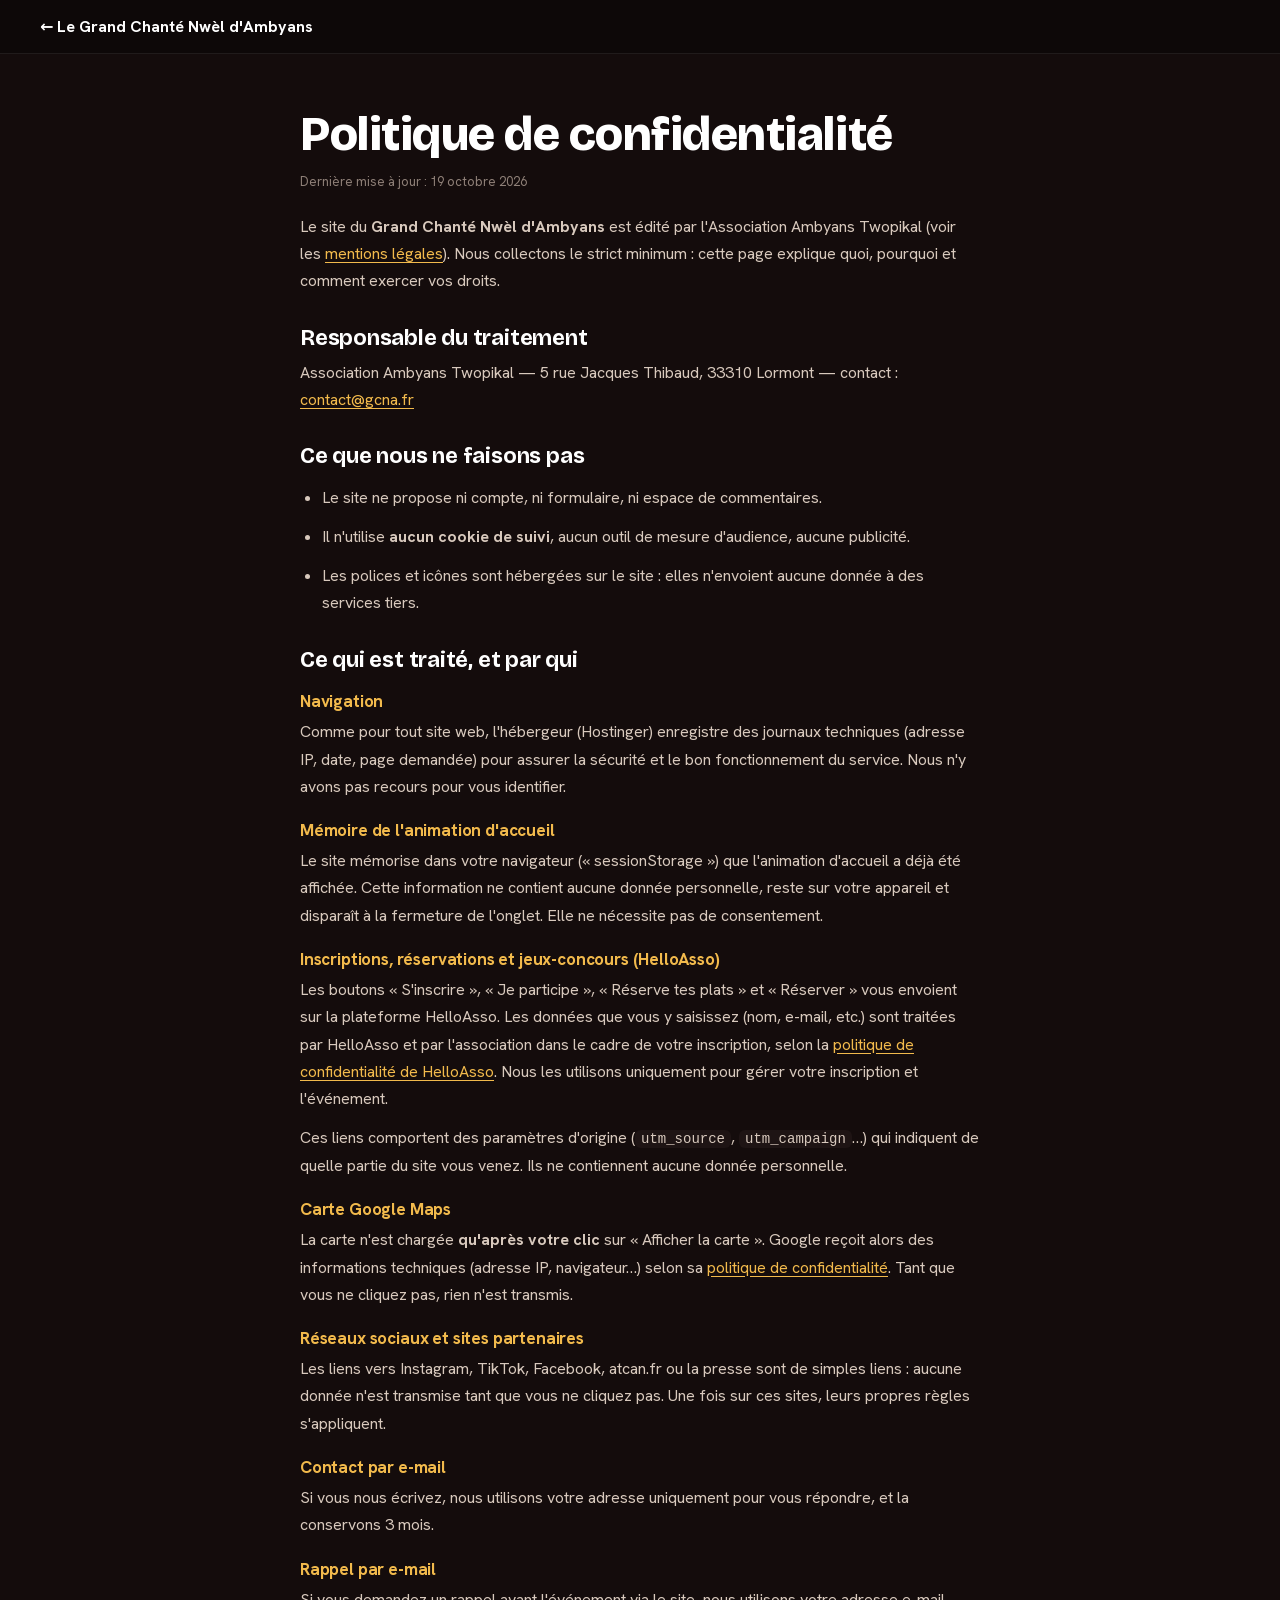
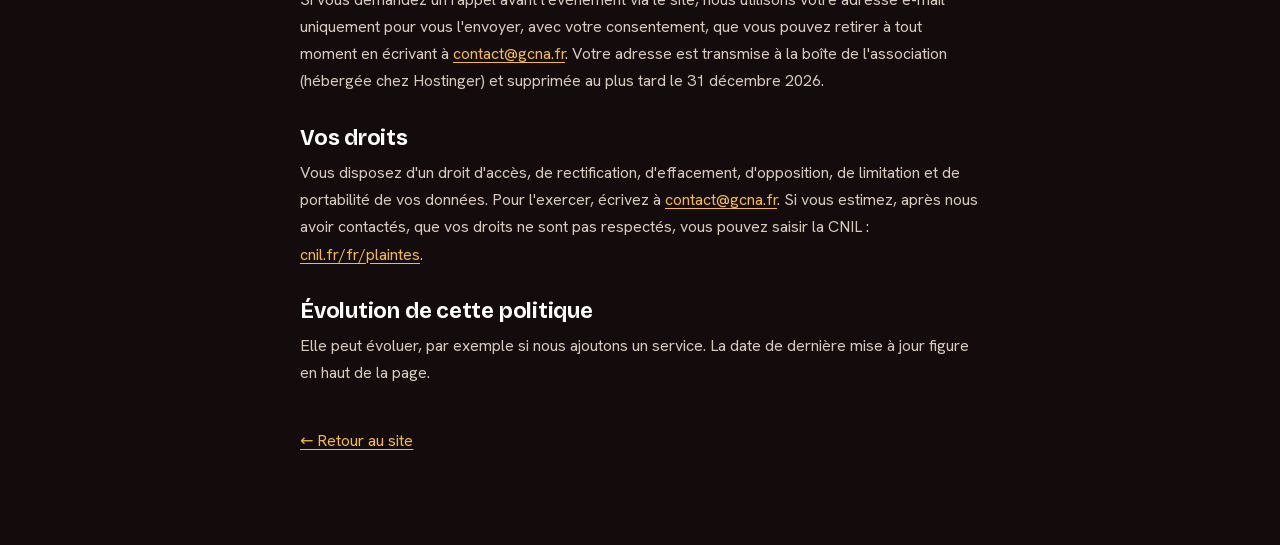
<file: confidentialite.html>
<!DOCTYPE html>
<html lang="fr">
<head>
<meta charset="utf-8">
<meta name="viewport" content="width=device-width, initial-scale=1">
<title>Politique de confidentialité — Le Grand Chanté Nwèl d'Ambyans</title>
<link rel="icon" type="image/png" href="assets/images/logo-gcna.png">
<link rel="stylesheet" href="css/fonts.css">
<link rel="stylesheet" href="css/styles.css">
</head>
<body>
<div class="page-nav"><a href="index.html">← Le Grand Chanté Nwèl d'Ambyans</a></div>
<main class="page">
<h1>Politique de confidentialité</h1>
<p class="meta">Dernière mise à jour : 19 octobre 2026</p>
<p>Le site du <strong>Grand Chanté Nwèl d'Ambyans</strong> est édité par l'Association Ambyans Twopikal (voir les <a href="mentions-legales.html">mentions légales</a>). Nous collectons le strict minimum : cette page explique quoi, pourquoi et comment exercer vos droits.</p>

<h2>Responsable du traitement</h2>
<p>Association Ambyans Twopikal — 5 rue Jacques Thibaud, 33310 Lormont — contact : <a href="mailto:contact@gcna.fr">contact@gcna.fr</a></p>

<h2>Ce que nous ne faisons pas</h2>
<ul>
  <li>Le site ne propose ni compte, ni formulaire, ni espace de commentaires.</li>
  <li>Il n'utilise <strong>aucun cookie de suivi</strong>, aucun outil de mesure d'audience, aucune publicité.</li>
  <li>Les polices et icônes sont hébergées sur le site : elles n'envoient aucune donnée à des services tiers.</li>
</ul>

<h2>Ce qui est traité, et par qui</h2>
<h3>Navigation</h3>
<p>Comme pour tout site web, l'hébergeur (Hostinger) enregistre des journaux techniques (adresse IP, date, page demandée) pour assurer la sécurité et le bon fonctionnement du service. Nous n'y avons pas recours pour vous identifier.</p>

<h3>Mémoire de l'animation d'accueil</h3>
<p>Le site mémorise dans votre navigateur (« sessionStorage ») que l'animation d'accueil a déjà été affichée. Cette information ne contient aucune donnée personnelle, reste sur votre appareil et disparaît à la fermeture de l'onglet. Elle ne nécessite pas de consentement.</p>

<h3>Inscriptions, réservations et jeux-concours (HelloAsso)</h3>
<p>Les boutons « S'inscrire », « Je participe », « Réserve tes plats » et « Réserver » vous envoient sur la plateforme HelloAsso. Les données que vous y saisissez (nom, e-mail, etc.) sont traitées par HelloAsso et par l'association dans le cadre de votre inscription, selon la <a href="https://www.helloasso.com" target="_blank" rel="noopener">politique de confidentialité de HelloAsso</a>. Nous les utilisons uniquement pour gérer votre inscription et l'événement.</p>
<p>Ces liens comportent des paramètres d'origine (<code>utm_source</code>, <code>utm_campaign</code>…) qui indiquent de quelle partie du site vous venez. Ils ne contiennent aucune donnée personnelle.</p>

<h3>Carte Google Maps</h3>
<p>La carte n'est chargée <strong>qu'après votre clic</strong> sur « Afficher la carte ». Google reçoit alors des informations techniques (adresse IP, navigateur…) selon sa <a href="https://policies.google.com/privacy" target="_blank" rel="noopener">politique de confidentialité</a>. Tant que vous ne cliquez pas, rien n'est transmis.</p>

<h3>Réseaux sociaux et sites partenaires</h3>
<p>Les liens vers Instagram, TikTok, Facebook, atcan.fr ou la presse sont de simples liens : aucune donnée n'est transmise tant que vous ne cliquez pas. Une fois sur ces sites, leurs propres règles s'appliquent.</p>

<h3>Contact par e-mail</h3>
<p>Si vous nous écrivez, nous utilisons votre adresse uniquement pour vous répondre, et la conservons 3 mois.</p>

<h3>Rappel par e-mail</h3>
<p>Si vous demandez un rappel avant l'événement via le site, nous utilisons votre adresse e-mail uniquement pour vous l'envoyer, avec votre consentement, que vous pouvez retirer à tout moment en écrivant à <a href="mailto:contact@gcna.fr">contact@gcna.fr</a>. Votre adresse est transmise à la boîte de l'association (hébergée chez Hostinger) et supprimée au plus tard le 31 décembre 2026.</p>

<h2>Vos droits</h2>
<p>Vous disposez d'un droit d'accès, de rectification, d'effacement, d'opposition, de limitation et de portabilité de vos données. Pour l'exercer, écrivez à <a href="mailto:contact@gcna.fr">contact@gcna.fr</a>. Si vous estimez, après nous avoir contactés, que vos droits ne sont pas respectés, vous pouvez saisir la CNIL : <a href="https://www.cnil.fr/fr/plaintes" target="_blank" rel="noopener">cnil.fr/fr/plaintes</a>.</p>

<h2>Évolution de cette politique</h2>
<p>Elle peut évoluer, par exemple si nous ajoutons un service. La date de dernière mise à jour figure en haut de la page.</p>

<p class="back"><a href="index.html">← Retour au site</a></p>
</main>
</body>
</html>
</file>
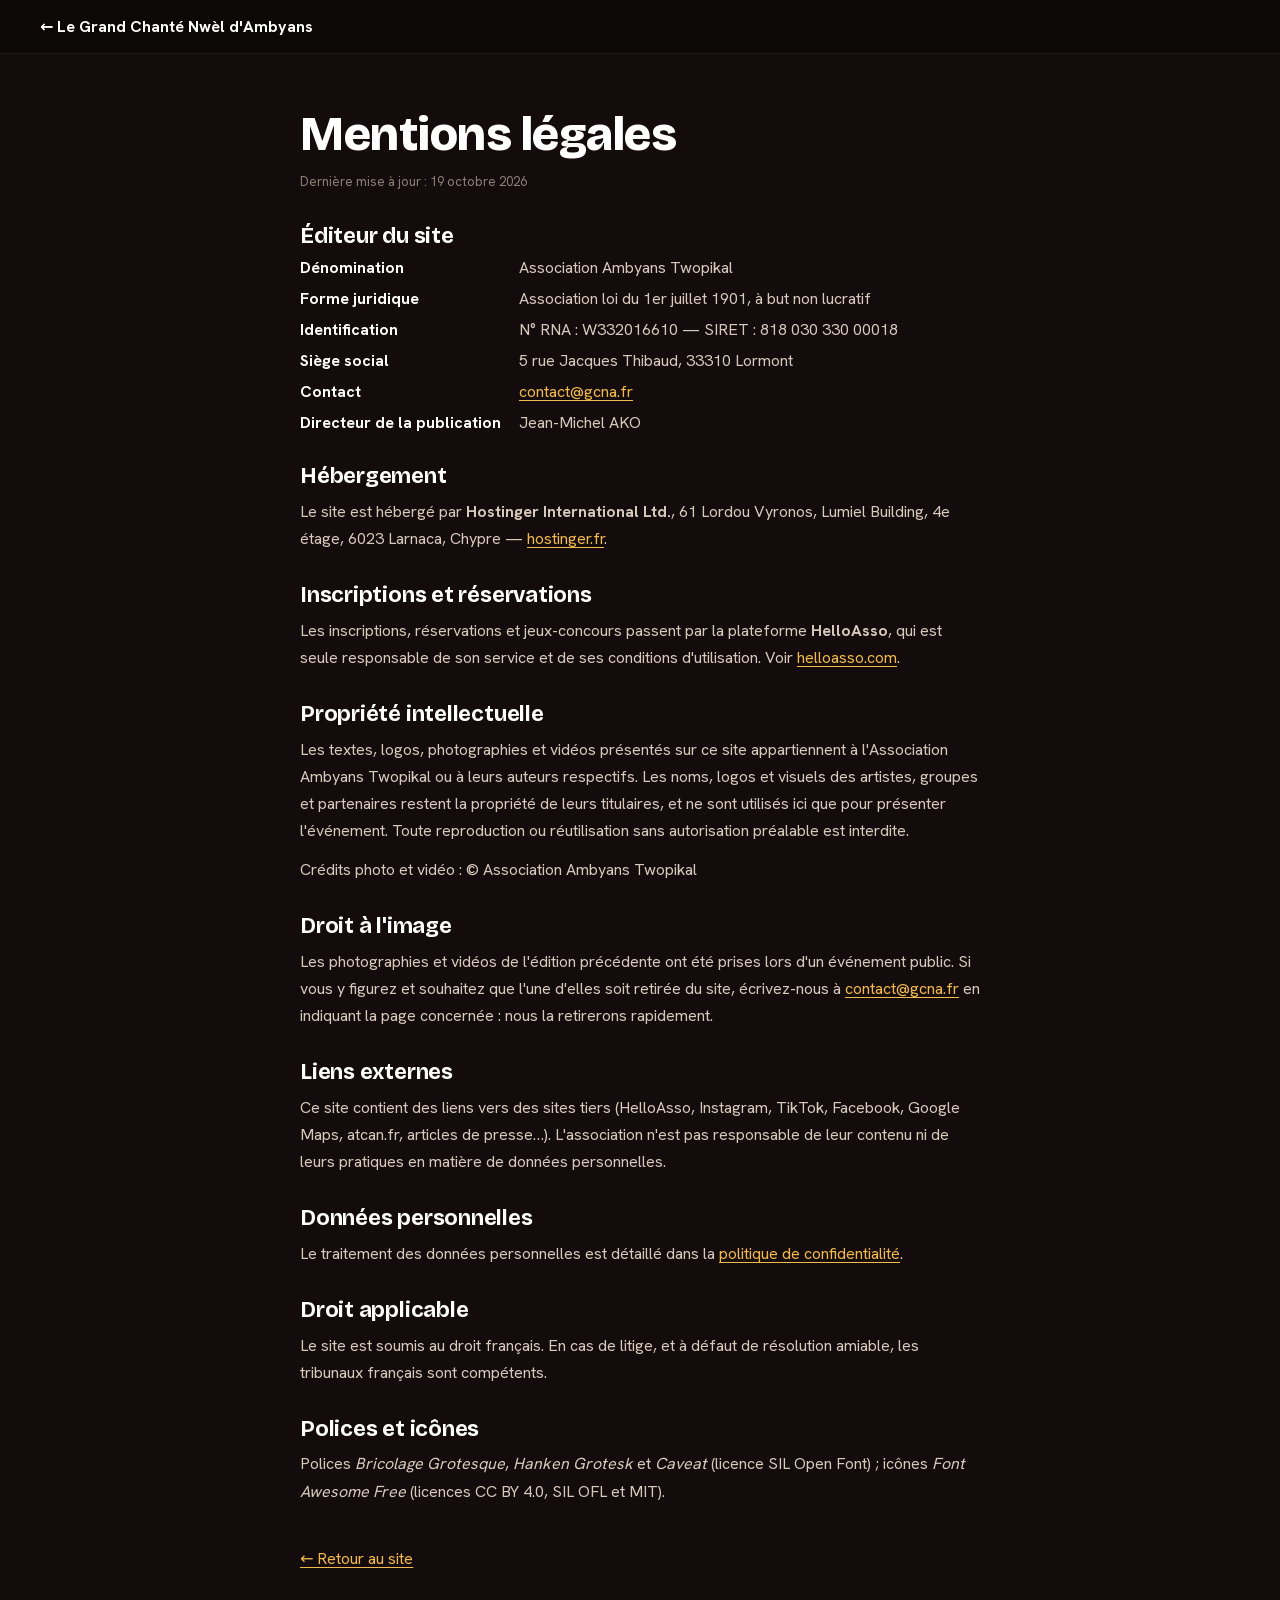
<file: mentions-legales.html>
<!DOCTYPE html>
<html lang="fr">
<head>
<meta charset="utf-8">
<meta name="viewport" content="width=device-width, initial-scale=1">
<title>Mentions légales — Le Grand Chanté Nwèl d'Ambyans</title>
<link rel="icon" type="image/png" href="assets/images/logo-gcna.png">
<link rel="stylesheet" href="css/fonts.css">
<link rel="stylesheet" href="css/styles.css">
</head>
<body>
<div class="page-nav"><a href="index.html">← Le Grand Chanté Nwèl d'Ambyans</a></div>
<main class="page">
<h1>Mentions légales</h1>
<p class="meta">Dernière mise à jour : 19 octobre 2026</p>
<h2>Éditeur du site</h2>
<dl class="info">
  <dt>Dénomination</dt><dd>Association Ambyans Twopikal</dd>
  <dt>Forme juridique</dt><dd>Association loi du 1er juillet 1901, à but non lucratif</dd>
  <dt>Identification</dt><dd>N° RNA : W332016610 — SIRET : 818 030 330 00018</dd>
  <dt>Siège social</dt><dd>5 rue Jacques Thibaud, 33310 Lormont</dd>
  <dt>Contact</dt><dd><a href="mailto:contact@gcna.fr">contact@gcna.fr</a></dd>
  <dt>Directeur de la publication</dt><dd>Jean-Michel AKO</dd>
</dl>

<h2>Hébergement</h2>
<p>Le site est hébergé par <strong>Hostinger International Ltd.</strong>, 61 Lordou Vyronos, Lumiel Building, 4e étage, 6023 Larnaca, Chypre — <a href="https://www.hostinger.fr" target="_blank" rel="noopener">hostinger.fr</a>.</p>

<h2>Inscriptions et réservations</h2>
<p>Les inscriptions, réservations et jeux-concours passent par la plateforme <strong>HelloAsso</strong>, qui est seule responsable de son service et de ses conditions d'utilisation. Voir <a href="https://www.helloasso.com" target="_blank" rel="noopener">helloasso.com</a>.</p>

<h2>Propriété intellectuelle</h2>
<p>Les textes, logos, photographies et vidéos présentés sur ce site appartiennent à l'Association Ambyans Twopikal ou à leurs auteurs respectifs. Les noms, logos et visuels des artistes, groupes et partenaires restent la propriété de leurs titulaires, et ne sont utilisés ici que pour présenter l'événement. Toute reproduction ou réutilisation sans autorisation préalable est interdite.</p>
<p>Crédits photo et vidéo : © Association Ambyans Twopikal</p>

<h2>Droit à l'image</h2>
<p>Les photographies et vidéos de l'édition précédente ont été prises lors d'un événement public. Si vous y figurez et souhaitez que l'une d'elles soit retirée du site, écrivez-nous à <a href="mailto:contact@gcna.fr">contact@gcna.fr</a> en indiquant la page concernée : nous la retirerons rapidement.</p>

<h2>Liens externes</h2>
<p>Ce site contient des liens vers des sites tiers (HelloAsso, Instagram, TikTok, Facebook, Google Maps, atcan.fr, articles de presse…). L'association n'est pas responsable de leur contenu ni de leurs pratiques en matière de données personnelles.</p>

<h2>Données personnelles</h2>
<p>Le traitement des données personnelles est détaillé dans la <a href="confidentialite.html">politique de confidentialité</a>.</p>

<h2>Droit applicable</h2>
<p>Le site est soumis au droit français. En cas de litige, et à défaut de résolution amiable, les tribunaux français sont compétents.</p>

<h2>Polices et icônes</h2>
<p>Polices <em>Bricolage Grotesque</em>, <em>Hanken Grotesk</em> et <em>Caveat</em> (licence SIL Open Font) ; icônes <em>Font Awesome Free</em> (licences CC BY 4.0, SIL OFL et MIT).</p>

<p class="back"><a href="index.html">← Retour au site</a></p>
</main>
</body>
</html>
</file>
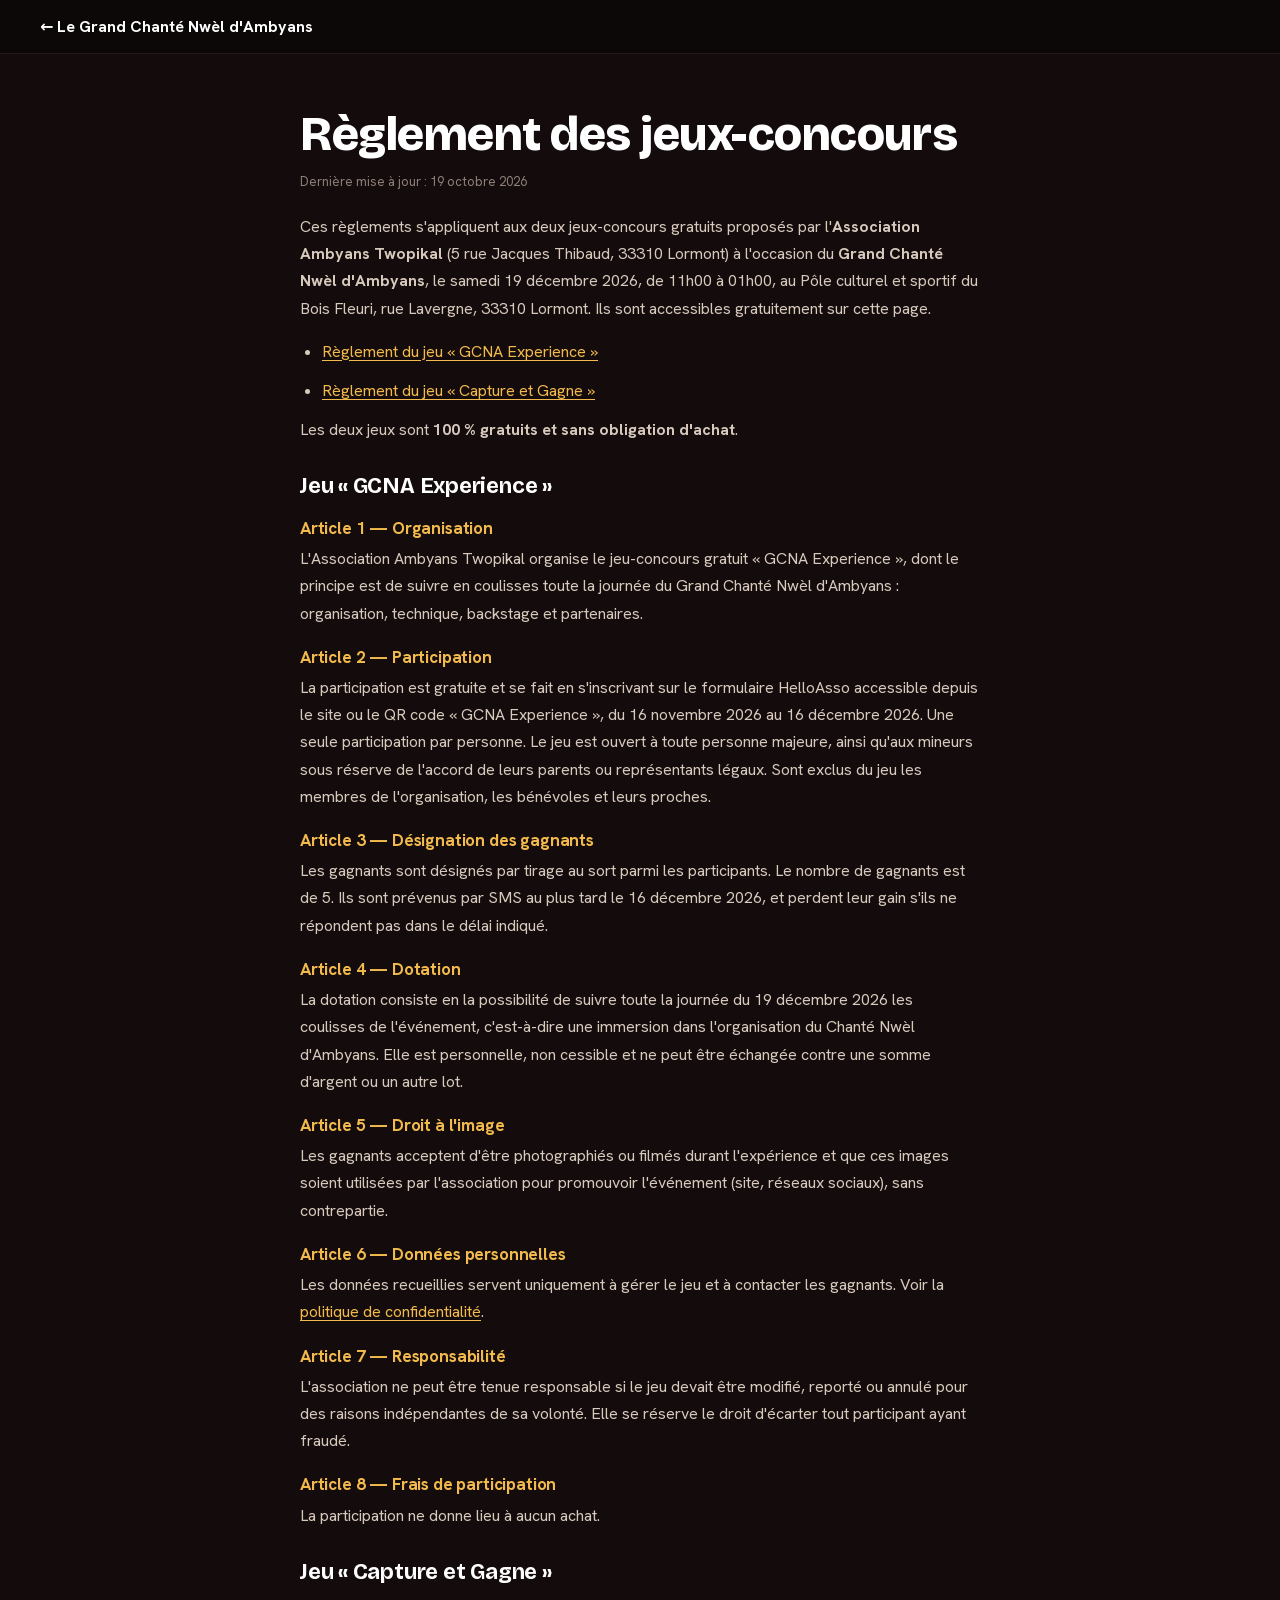
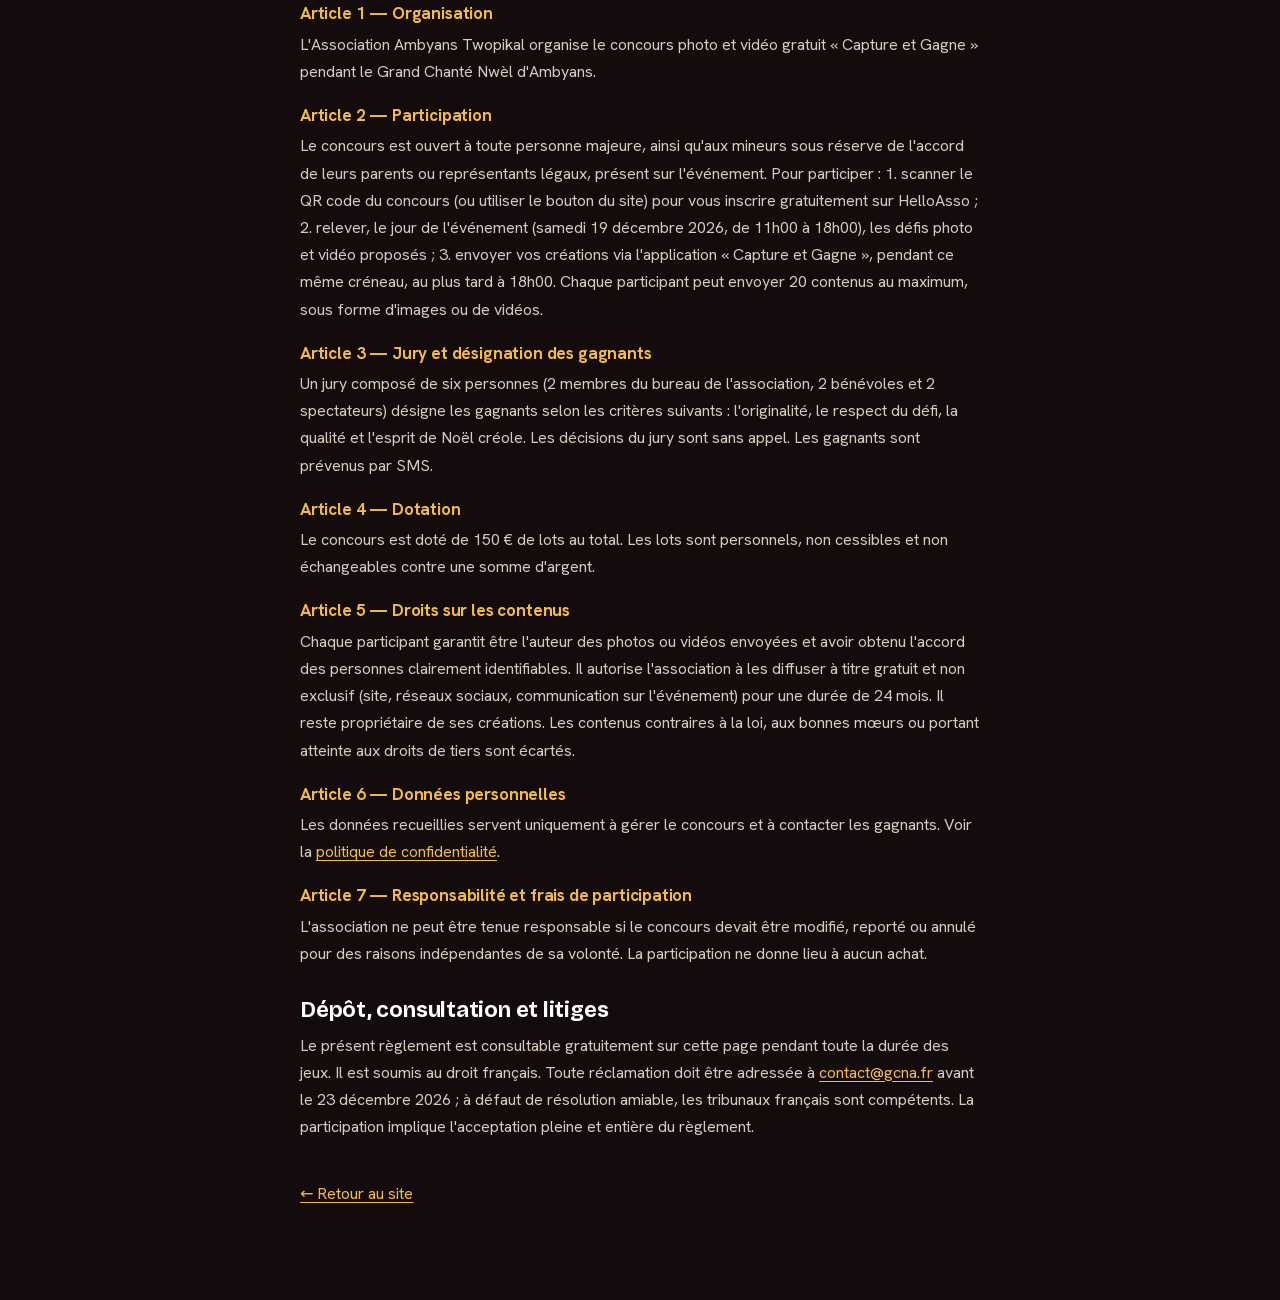
<file: reglement.html>
<!DOCTYPE html>
<html lang="fr">
<head>
<meta charset="utf-8">
<meta name="viewport" content="width=device-width, initial-scale=1">
<title>Règlement des jeux-concours — Le Grand Chanté Nwèl d'Ambyans</title>
<link rel="icon" type="image/png" href="assets/images/logo-gcna.png">
<link rel="stylesheet" href="css/fonts.css">
<link rel="stylesheet" href="css/styles.css">
</head>
<body>
<div class="page-nav"><a href="index.html">← Le Grand Chanté Nwèl d'Ambyans</a></div>
<main class="page">
<h1>Règlement des jeux-concours</h1>
<p class="meta">Dernière mise à jour : 19 octobre 2026</p>
<p>Ces règlements s'appliquent aux deux jeux-concours gratuits proposés par l'<strong>Association Ambyans Twopikal</strong> (5 rue Jacques Thibaud, 33310 Lormont) à l'occasion du <strong>Grand Chanté Nwèl d'Ambyans</strong>, le samedi 19 décembre 2026, de 11h00 à 01h00, au Pôle culturel et sportif du Bois Fleuri, rue Lavergne, 33310 Lormont. Ils sont accessibles gratuitement sur cette page.</p>
<ul>
  <li><a href="#gcna-experience">Règlement du jeu « GCNA Experience »</a></li>
  <li><a href="#capture-et-gagne">Règlement du jeu « Capture et Gagne »</a></li>
</ul>
<p>Les deux jeux sont <strong>100 % gratuits et sans obligation d'achat</strong>.</p>

<h2 id="gcna-experience">Jeu « GCNA Experience »</h2>
<h3>Article 1 — Organisation</h3>
<p>L'Association Ambyans Twopikal organise le jeu-concours gratuit « GCNA Experience », dont le principe est de suivre en coulisses toute la journée du Grand Chanté Nwèl d'Ambyans : organisation, technique, backstage et partenaires.</p>
<h3>Article 2 — Participation</h3>
<p>La participation est gratuite et se fait en s'inscrivant sur le formulaire HelloAsso accessible depuis le site ou le QR code « GCNA Experience », du 16 novembre 2026 au 16 décembre 2026. Une seule participation par personne. Le jeu est ouvert à toute personne majeure, ainsi qu'aux mineurs sous réserve de l'accord de leurs parents ou représentants légaux. Sont exclus du jeu les membres de l'organisation, les bénévoles et leurs proches.</p>
<h3>Article 3 — Désignation des gagnants</h3>
<p>Les gagnants sont désignés par tirage au sort parmi les participants. Le nombre de gagnants est de 5. Ils sont prévenus par SMS au plus tard le 16 décembre 2026, et perdent leur gain s'ils ne répondent pas dans le délai indiqué.</p>
<h3>Article 4 — Dotation</h3>
<p>La dotation consiste en la possibilité de suivre toute la journée du 19 décembre 2026 les coulisses de l'événement, c'est-à-dire une immersion dans l'organisation du Chanté Nwèl d'Ambyans. Elle est personnelle, non cessible et ne peut être échangée contre une somme d'argent ou un autre lot.</p>
<h3>Article 5 — Droit à l'image</h3>
<p>Les gagnants acceptent d'être photographiés ou filmés durant l'expérience et que ces images soient utilisées par l'association pour promouvoir l'événement (site, réseaux sociaux), sans contrepartie. </p>
<h3>Article 6 — Données personnelles</h3>
<p>Les données recueillies servent uniquement à gérer le jeu et à contacter les gagnants. Voir la <a href="confidentialite.html">politique de confidentialité</a>.</p>
<h3>Article 7 — Responsabilité</h3>
<p>L'association ne peut être tenue responsable si le jeu devait être modifié, reporté ou annulé pour des raisons indépendantes de sa volonté. Elle se réserve le droit d'écarter tout participant ayant fraudé.</p>
<h3>Article 8 — Frais de participation</h3>
<p>La participation ne donne lieu à aucun achat.</p>

<h2 id="capture-et-gagne">Jeu « Capture et Gagne »</h2>
<h3>Article 1 — Organisation</h3>
<p>L'Association Ambyans Twopikal organise le concours photo et vidéo gratuit « Capture et Gagne » pendant le Grand Chanté Nwèl d'Ambyans.</p>
<h3>Article 2 — Participation</h3>
<p>Le concours est ouvert à toute personne majeure, ainsi qu'aux mineurs sous réserve de l'accord de leurs parents ou représentants légaux, présent sur l'événement. Pour participer : 1. scanner le QR code du concours (ou utiliser le bouton du site) pour vous inscrire gratuitement sur HelloAsso ; 2. relever, le jour de l'événement (samedi 19 décembre 2026, de 11h00 à 18h00), les défis photo et vidéo proposés ; 3. envoyer vos créations via l'application « Capture et Gagne », pendant ce même créneau, au plus tard à 18h00. Chaque participant peut envoyer 20 contenus au maximum, sous forme d'images ou de vidéos.</p>
<h3>Article 3 — Jury et désignation des gagnants</h3>
<p>Un jury composé de six personnes (2 membres du bureau de l'association, 2 bénévoles et 2 spectateurs) désigne les gagnants selon les critères suivants : l'originalité, le respect du défi, la qualité et l'esprit de Noël créole. Les décisions du jury sont sans appel. Les gagnants sont prévenus par SMS.</p>
<h3>Article 4 — Dotation</h3>
<p>Le concours est doté de 150 € de lots au total. Les lots sont personnels, non cessibles et non échangeables contre une somme d'argent.</p>
<h3>Article 5 — Droits sur les contenus</h3>
<p>Chaque participant garantit être l'auteur des photos ou vidéos envoyées et avoir obtenu l'accord des personnes clairement identifiables. Il autorise l'association à les diffuser à titre gratuit et non exclusif (site, réseaux sociaux, communication sur l'événement) pour une durée de 24 mois. Il reste propriétaire de ses créations. Les contenus contraires à la loi, aux bonnes mœurs ou portant atteinte aux droits de tiers sont écartés.</p>
<h3>Article 6 — Données personnelles</h3>
<p>Les données recueillies servent uniquement à gérer le concours et à contacter les gagnants. Voir la <a href="confidentialite.html">politique de confidentialité</a>.</p>
<h3>Article 7 — Responsabilité et frais de participation</h3>
<p>L'association ne peut être tenue responsable si le concours devait être modifié, reporté ou annulé pour des raisons indépendantes de sa volonté. La participation ne donne lieu à aucun achat.</p>

<h2>Dépôt, consultation et litiges</h2>
<p>Le présent règlement est consultable gratuitement sur cette page pendant toute la durée des jeux. Il est soumis au droit français. Toute réclamation doit être adressée à <a href="mailto:contact@gcna.fr">contact@gcna.fr</a> avant le 23 décembre 2026 ; à défaut de résolution amiable, les tribunaux français sont compétents. La participation implique l'acceptation pleine et entière du règlement.</p>

<p class="back"><a href="index.html">← Retour au site</a></p>
</main>
</body>
</html>
</file>
<file: css/fonts.css>
/* vietnamese */
@font-face {
  font-family: 'Bricolage Grotesque';
  font-style: normal;
  font-weight: 600;
  font-stretch: 100%;
  font-display: swap;
  src: url("../assets/fonts/font-63f3d2d3.woff2") format('woff2');
  unicode-range: U+0102-0103, U+0110-0111, U+0128-0129, U+0168-0169, U+01A0-01A1, U+01AF-01B0, U+0300-0301, U+0303-0304, U+0308-0309, U+0323, U+0329, U+1EA0-1EF9, U+20AB;
}
/* latin-ext */
@font-face {
  font-family: 'Bricolage Grotesque';
  font-style: normal;
  font-weight: 600;
  font-stretch: 100%;
  font-display: swap;
  src: url("../assets/fonts/font-74289c77.woff2") format('woff2');
  unicode-range: U+0100-02BA, U+02BD-02C5, U+02C7-02CC, U+02CE-02D7, U+02DD-02FF, U+0304, U+0308, U+0329, U+1D00-1DBF, U+1E00-1E9F, U+1EF2-1EFF, U+2020, U+20A0-20AB, U+20AD-20C4, U+2113, U+2C60-2C7F, U+A720-A7FF;
}
/* latin */
@font-face {
  font-family: 'Bricolage Grotesque';
  font-style: normal;
  font-weight: 600;
  font-stretch: 100%;
  font-display: swap;
  src: url("../assets/fonts/font-2ac6dfb8.woff2") format('woff2');
  unicode-range: U+0000-00FF, U+0131, U+0152-0153, U+02BB-02BC, U+02C6, U+02DA, U+02DC, U+0304, U+0308, U+0329, U+2000-206F, U+20AC, U+2122, U+2191, U+2193, U+2212, U+2215, U+FEFF, U+FFFD;
}
/* vietnamese */
@font-face {
  font-family: 'Bricolage Grotesque';
  font-style: normal;
  font-weight: 700;
  font-stretch: 100%;
  font-display: swap;
  src: url("../assets/fonts/font-63f3d2d3.woff2") format('woff2');
  unicode-range: U+0102-0103, U+0110-0111, U+0128-0129, U+0168-0169, U+01A0-01A1, U+01AF-01B0, U+0300-0301, U+0303-0304, U+0308-0309, U+0323, U+0329, U+1EA0-1EF9, U+20AB;
}
/* latin-ext */
@font-face {
  font-family: 'Bricolage Grotesque';
  font-style: normal;
  font-weight: 700;
  font-stretch: 100%;
  font-display: swap;
  src: url("../assets/fonts/font-74289c77.woff2") format('woff2');
  unicode-range: U+0100-02BA, U+02BD-02C5, U+02C7-02CC, U+02CE-02D7, U+02DD-02FF, U+0304, U+0308, U+0329, U+1D00-1DBF, U+1E00-1E9F, U+1EF2-1EFF, U+2020, U+20A0-20AB, U+20AD-20C4, U+2113, U+2C60-2C7F, U+A720-A7FF;
}
/* latin */
@font-face {
  font-family: 'Bricolage Grotesque';
  font-style: normal;
  font-weight: 700;
  font-stretch: 100%;
  font-display: swap;
  src: url("../assets/fonts/font-2ac6dfb8.woff2") format('woff2');
  unicode-range: U+0000-00FF, U+0131, U+0152-0153, U+02BB-02BC, U+02C6, U+02DA, U+02DC, U+0304, U+0308, U+0329, U+2000-206F, U+20AC, U+2122, U+2191, U+2193, U+2212, U+2215, U+FEFF, U+FFFD;
}
/* vietnamese */
@font-face {
  font-family: 'Bricolage Grotesque';
  font-style: normal;
  font-weight: 800;
  font-stretch: 100%;
  font-display: swap;
  src: url("../assets/fonts/font-63f3d2d3.woff2") format('woff2');
  unicode-range: U+0102-0103, U+0110-0111, U+0128-0129, U+0168-0169, U+01A0-01A1, U+01AF-01B0, U+0300-0301, U+0303-0304, U+0308-0309, U+0323, U+0329, U+1EA0-1EF9, U+20AB;
}
/* latin-ext */
@font-face {
  font-family: 'Bricolage Grotesque';
  font-style: normal;
  font-weight: 800;
  font-stretch: 100%;
  font-display: swap;
  src: url("../assets/fonts/font-74289c77.woff2") format('woff2');
  unicode-range: U+0100-02BA, U+02BD-02C5, U+02C7-02CC, U+02CE-02D7, U+02DD-02FF, U+0304, U+0308, U+0329, U+1D00-1DBF, U+1E00-1E9F, U+1EF2-1EFF, U+2020, U+20A0-20AB, U+20AD-20C4, U+2113, U+2C60-2C7F, U+A720-A7FF;
}
/* latin */
@font-face {
  font-family: 'Bricolage Grotesque';
  font-style: normal;
  font-weight: 800;
  font-stretch: 100%;
  font-display: swap;
  src: url("../assets/fonts/font-2ac6dfb8.woff2") format('woff2');
  unicode-range: U+0000-00FF, U+0131, U+0152-0153, U+02BB-02BC, U+02C6, U+02DA, U+02DC, U+0304, U+0308, U+0329, U+2000-206F, U+20AC, U+2122, U+2191, U+2193, U+2212, U+2215, U+FEFF, U+FFFD;
}
/* cyrillic-ext */
@font-face {
  font-family: 'Caveat';
  font-style: normal;
  font-weight: 600;
  font-display: swap;
  src: url("../assets/fonts/font-043f2dae.woff2") format('woff2');
  unicode-range: U+0460-052F, U+1C80-1C8A, U+20B4, U+2DE0-2DFF, U+A640-A69F, U+FE2E-FE2F;
}
/* cyrillic */
@font-face {
  font-family: 'Caveat';
  font-style: normal;
  font-weight: 600;
  font-display: swap;
  src: url("../assets/fonts/font-7b89fb3d.woff2") format('woff2');
  unicode-range: U+0301, U+0400-045F, U+0490-0491, U+04B0-04B1, U+2116;
}
/* latin-ext */
@font-face {
  font-family: 'Caveat';
  font-style: normal;
  font-weight: 600;
  font-display: swap;
  src: url("../assets/fonts/font-99cd8a12.woff2") format('woff2');
  unicode-range: U+0100-02BA, U+02BD-02C5, U+02C7-02CC, U+02CE-02D7, U+02DD-02FF, U+0304, U+0308, U+0329, U+1D00-1DBF, U+1E00-1E9F, U+1EF2-1EFF, U+2020, U+20A0-20AB, U+20AD-20C4, U+2113, U+2C60-2C7F, U+A720-A7FF;
}
/* latin */
@font-face {
  font-family: 'Caveat';
  font-style: normal;
  font-weight: 600;
  font-display: swap;
  src: url("../assets/fonts/font-321253dd.woff2") format('woff2');
  unicode-range: U+0000-00FF, U+0131, U+0152-0153, U+02BB-02BC, U+02C6, U+02DA, U+02DC, U+0304, U+0308, U+0329, U+2000-206F, U+20AC, U+2122, U+2191, U+2193, U+2212, U+2215, U+FEFF, U+FFFD;
}
/* cyrillic-ext */
@font-face {
  font-family: 'Caveat';
  font-style: normal;
  font-weight: 700;
  font-display: swap;
  src: url("../assets/fonts/font-043f2dae.woff2") format('woff2');
  unicode-range: U+0460-052F, U+1C80-1C8A, U+20B4, U+2DE0-2DFF, U+A640-A69F, U+FE2E-FE2F;
}
/* cyrillic */
@font-face {
  font-family: 'Caveat';
  font-style: normal;
  font-weight: 700;
  font-display: swap;
  src: url("../assets/fonts/font-7b89fb3d.woff2") format('woff2');
  unicode-range: U+0301, U+0400-045F, U+0490-0491, U+04B0-04B1, U+2116;
}
/* latin-ext */
@font-face {
  font-family: 'Caveat';
  font-style: normal;
  font-weight: 700;
  font-display: swap;
  src: url("../assets/fonts/font-99cd8a12.woff2") format('woff2');
  unicode-range: U+0100-02BA, U+02BD-02C5, U+02C7-02CC, U+02CE-02D7, U+02DD-02FF, U+0304, U+0308, U+0329, U+1D00-1DBF, U+1E00-1E9F, U+1EF2-1EFF, U+2020, U+20A0-20AB, U+20AD-20C4, U+2113, U+2C60-2C7F, U+A720-A7FF;
}
/* latin */
@font-face {
  font-family: 'Caveat';
  font-style: normal;
  font-weight: 700;
  font-display: swap;
  src: url("../assets/fonts/font-321253dd.woff2") format('woff2');
  unicode-range: U+0000-00FF, U+0131, U+0152-0153, U+02BB-02BC, U+02C6, U+02DA, U+02DC, U+0304, U+0308, U+0329, U+2000-206F, U+20AC, U+2122, U+2191, U+2193, U+2212, U+2215, U+FEFF, U+FFFD;
}
/* cyrillic-ext */
@font-face {
  font-family: 'Hanken Grotesk';
  font-style: normal;
  font-weight: 400;
  font-display: swap;
  src: url("../assets/fonts/font-d1632c3a.woff2") format('woff2');
  unicode-range: U+0460-052F, U+1C80-1C8A, U+20B4, U+2DE0-2DFF, U+A640-A69F, U+FE2E-FE2F;
}
/* vietnamese */
@font-face {
  font-family: 'Hanken Grotesk';
  font-style: normal;
  font-weight: 400;
  font-display: swap;
  src: url("../assets/fonts/font-1c1b8df1.woff2") format('woff2');
  unicode-range: U+0102-0103, U+0110-0111, U+0128-0129, U+0168-0169, U+01A0-01A1, U+01AF-01B0, U+0300-0301, U+0303-0304, U+0308-0309, U+0323, U+0329, U+1EA0-1EF9, U+20AB;
}
/* latin-ext */
@font-face {
  font-family: 'Hanken Grotesk';
  font-style: normal;
  font-weight: 400;
  font-display: swap;
  src: url("../assets/fonts/font-197814c0.woff2") format('woff2');
  unicode-range: U+0100-02BA, U+02BD-02C5, U+02C7-02CC, U+02CE-02D7, U+02DD-02FF, U+0304, U+0308, U+0329, U+1D00-1DBF, U+1E00-1E9F, U+1EF2-1EFF, U+2020, U+20A0-20AB, U+20AD-20C4, U+2113, U+2C60-2C7F, U+A720-A7FF;
}
/* latin */
@font-face {
  font-family: 'Hanken Grotesk';
  font-style: normal;
  font-weight: 400;
  font-display: swap;
  src: url("../assets/fonts/font-673f8778.woff2") format('woff2');
  unicode-range: U+0000-00FF, U+0131, U+0152-0153, U+02BB-02BC, U+02C6, U+02DA, U+02DC, U+0304, U+0308, U+0329, U+2000-206F, U+20AC, U+2122, U+2191, U+2193, U+2212, U+2215, U+FEFF, U+FFFD;
}
/* cyrillic-ext */
@font-face {
  font-family: 'Hanken Grotesk';
  font-style: normal;
  font-weight: 500;
  font-display: swap;
  src: url("../assets/fonts/font-d1632c3a.woff2") format('woff2');
  unicode-range: U+0460-052F, U+1C80-1C8A, U+20B4, U+2DE0-2DFF, U+A640-A69F, U+FE2E-FE2F;
}
/* vietnamese */
@font-face {
  font-family: 'Hanken Grotesk';
  font-style: normal;
  font-weight: 500;
  font-display: swap;
  src: url("../assets/fonts/font-1c1b8df1.woff2") format('woff2');
  unicode-range: U+0102-0103, U+0110-0111, U+0128-0129, U+0168-0169, U+01A0-01A1, U+01AF-01B0, U+0300-0301, U+0303-0304, U+0308-0309, U+0323, U+0329, U+1EA0-1EF9, U+20AB;
}
/* latin-ext */
@font-face {
  font-family: 'Hanken Grotesk';
  font-style: normal;
  font-weight: 500;
  font-display: swap;
  src: url("../assets/fonts/font-197814c0.woff2") format('woff2');
  unicode-range: U+0100-02BA, U+02BD-02C5, U+02C7-02CC, U+02CE-02D7, U+02DD-02FF, U+0304, U+0308, U+0329, U+1D00-1DBF, U+1E00-1E9F, U+1EF2-1EFF, U+2020, U+20A0-20AB, U+20AD-20C4, U+2113, U+2C60-2C7F, U+A720-A7FF;
}
/* latin */
@font-face {
  font-family: 'Hanken Grotesk';
  font-style: normal;
  font-weight: 500;
  font-display: swap;
  src: url("../assets/fonts/font-673f8778.woff2") format('woff2');
  unicode-range: U+0000-00FF, U+0131, U+0152-0153, U+02BB-02BC, U+02C6, U+02DA, U+02DC, U+0304, U+0308, U+0329, U+2000-206F, U+20AC, U+2122, U+2191, U+2193, U+2212, U+2215, U+FEFF, U+FFFD;
}
/* cyrillic-ext */
@font-face {
  font-family: 'Hanken Grotesk';
  font-style: normal;
  font-weight: 600;
  font-display: swap;
  src: url("../assets/fonts/font-d1632c3a.woff2") format('woff2');
  unicode-range: U+0460-052F, U+1C80-1C8A, U+20B4, U+2DE0-2DFF, U+A640-A69F, U+FE2E-FE2F;
}
/* vietnamese */
@font-face {
  font-family: 'Hanken Grotesk';
  font-style: normal;
  font-weight: 600;
  font-display: swap;
  src: url("../assets/fonts/font-1c1b8df1.woff2") format('woff2');
  unicode-range: U+0102-0103, U+0110-0111, U+0128-0129, U+0168-0169, U+01A0-01A1, U+01AF-01B0, U+0300-0301, U+0303-0304, U+0308-0309, U+0323, U+0329, U+1EA0-1EF9, U+20AB;
}
/* latin-ext */
@font-face {
  font-family: 'Hanken Grotesk';
  font-style: normal;
  font-weight: 600;
  font-display: swap;
  src: url("../assets/fonts/font-197814c0.woff2") format('woff2');
  unicode-range: U+0100-02BA, U+02BD-02C5, U+02C7-02CC, U+02CE-02D7, U+02DD-02FF, U+0304, U+0308, U+0329, U+1D00-1DBF, U+1E00-1E9F, U+1EF2-1EFF, U+2020, U+20A0-20AB, U+20AD-20C4, U+2113, U+2C60-2C7F, U+A720-A7FF;
}
/* latin */
@font-face {
  font-family: 'Hanken Grotesk';
  font-style: normal;
  font-weight: 600;
  font-display: swap;
  src: url("../assets/fonts/font-673f8778.woff2") format('woff2');
  unicode-range: U+0000-00FF, U+0131, U+0152-0153, U+02BB-02BC, U+02C6, U+02DA, U+02DC, U+0304, U+0308, U+0329, U+2000-206F, U+20AC, U+2122, U+2191, U+2193, U+2212, U+2215, U+FEFF, U+FFFD;
}
/* cyrillic-ext */
@font-face {
  font-family: 'Hanken Grotesk';
  font-style: normal;
  font-weight: 700;
  font-display: swap;
  src: url("../assets/fonts/font-d1632c3a.woff2") format('woff2');
  unicode-range: U+0460-052F, U+1C80-1C8A, U+20B4, U+2DE0-2DFF, U+A640-A69F, U+FE2E-FE2F;
}
/* vietnamese */
@font-face {
  font-family: 'Hanken Grotesk';
  font-style: normal;
  font-weight: 700;
  font-display: swap;
  src: url("../assets/fonts/font-1c1b8df1.woff2") format('woff2');
  unicode-range: U+0102-0103, U+0110-0111, U+0128-0129, U+0168-0169, U+01A0-01A1, U+01AF-01B0, U+0300-0301, U+0303-0304, U+0308-0309, U+0323, U+0329, U+1EA0-1EF9, U+20AB;
}
/* latin-ext */
@font-face {
  font-family: 'Hanken Grotesk';
  font-style: normal;
  font-weight: 700;
  font-display: swap;
  src: url("../assets/fonts/font-197814c0.woff2") format('woff2');
  unicode-range: U+0100-02BA, U+02BD-02C5, U+02C7-02CC, U+02CE-02D7, U+02DD-02FF, U+0304, U+0308, U+0329, U+1D00-1DBF, U+1E00-1E9F, U+1EF2-1EFF, U+2020, U+20A0-20AB, U+20AD-20C4, U+2113, U+2C60-2C7F, U+A720-A7FF;
}
/* latin */
@font-face {
  font-family: 'Hanken Grotesk';
  font-style: normal;
  font-weight: 700;
  font-display: swap;
  src: url("../assets/fonts/font-673f8778.woff2") format('woff2');
  unicode-range: U+0000-00FF, U+0131, U+0152-0153, U+02BB-02BC, U+02C6, U+02DA, U+02DC, U+0304, U+0308, U+0329, U+2000-206F, U+20AC, U+2122, U+2191, U+2193, U+2212, U+2215, U+FEFF, U+FFFD;
}
</file>
<file: css/styles.css>
/* Le Grand Chanté Nwèl d'Ambyans — feuille de style principale
   (les styles de composants restent en ligne dans index.html, hérités de la maquette) */
*{box-sizing:border-box}
html{scroll-behavior:smooth}
section[id],div[id]{scroll-margin-top:80px}
body{margin:0;font-family:'Hanken Grotesk',system-ui,sans-serif;background:#140c0c;color:#f5ece6;-webkit-font-smoothing:antialiased}
h1,h2,h3,h4{font-family:'Bricolage Grotesque',system-ui,sans-serif;margin:0;line-height:1.02;letter-spacing:-.01em}
p{margin:0}
a{color:#f2ba4c;text-decoration:none}
a:hover{color:#e11d54}
button{font-family:inherit}
@keyframes marquee{from{transform:translateX(0)}to{transform:translateX(-50%)}}
@keyframes introLogo{0%{opacity:0;transform:translateY(18px) scale(.86)}55%{opacity:1;transform:translateY(0) scale(1.04)}100%{opacity:1;transform:translateY(0) scale(1)}}
@keyframes introRise{0%{opacity:0;transform:translateY(22px)}100%{opacity:1;transform:translateY(0)}}
@keyframes introLine{0%{transform:scaleX(0)}100%{transform:scaleX(1)}}
@keyframes introGlow{0%,100%{opacity:.35}50%{opacity:.7}}
@keyframes introLetter{0%{opacity:0;transform:translateY(.6em) rotate(6deg);filter:blur(6px)}100%{opacity:1;transform:none;filter:blur(0)}}
@keyframes introOut{0%{opacity:1}100%{opacity:0;visibility:hidden}}
.mq:hover .mqtrack{animation-play-state:paused!important}
details>summary{list-style:none;cursor:pointer}
details>summary::-webkit-details-marker{display:none}

/* ==========================================================
   Mise en page responsive (remplace les valeurs calculées en JS)
   ========================================================== */
.skip{position:absolute;left:-9999px;top:8px;z-index:200;background:#e11d54;color:#fff;padding:10px 16px;border-radius:8px;font-weight:700}
.skip:focus{left:8px}
a:focus-visible,button:focus-visible,summary:focus-visible,input:focus-visible{outline:3px solid #f2ba4c;outline-offset:3px}

/* Navigation */
.nav-bg{opacity:0;transition:opacity .25s ease}
body.scrolled .nav-bg{opacity:1}
.nav-inner{padding:18px 40px}
.nav-right{display:flex;align-items:center;gap:26px}
.nav-links{display:flex;align-items:center;gap:22px}
.nav-social{display:flex;align-items:center;gap:14px;font-size:16px}
.burger{display:none;align-items:center;justify-content:center}
@media (max-width:1023px){
  .nav-inner{padding:14px 16px}
  .nav-right{gap:10px}
  .nav-links,.nav-social{display:none}
  .burger{display:flex}
}
@media (min-width:1024px){#mobile-menu{display:none!important}}

/* Bouton retour en haut */
.totop{opacity:0;transform:translateY(14px);pointer-events:none}
body.scrolled .totop{opacity:1;transform:none;pointer-events:auto}

/* Lieu : carte d'adresse sur le plan (desktop) / sous le plan (mobile) */
.lieu{padding-bottom:0}
.lieu-card{position:absolute;top:50%;left:40px;transform:translateY(-50%);width:320px;max-width:calc(100% - 32px);margin:0;border-radius:18px;padding:28px;box-shadow:0 20px 60px rgba(0,0,0,.4);color:#201812}
@media (max-width:759px){
  .lieu{padding-bottom:40px}
  .lieu-card{position:relative;top:auto;left:auto;transform:none;width:auto;margin:-60px 16px 0}
}

/* Intro */
#intro{display:none;position:fixed;inset:0;z-index:100;background:#0d0808;flex-direction:column;align-items:center;justify-content:center;gap:6px;padding:24px;text-align:center;cursor:pointer}
html.intro-run #intro{animation:introOut .7s ease 3.5s forwards}
html.has-intro,html.has-preload{overflow:hidden}
html.has-intro #intro{display:flex}
html.intro-particles.intro-run #intro{animation:introOut .5s ease 3.6s forwards}
.intro-word{display:flex;justify-content:center;flex-wrap:wrap}
.intro-word span{display:inline-block;white-space:pre;opacity:0}
html.intro-run .intro-word span{animation:introLetter .6s cubic-bezier(.2,.8,.2,1) forwards}
.intro-w1{font-family:'Caveat',cursive;font-size:clamp(34px,6vw,64px);color:#f2ba4c;line-height:1}
.intro-w2{font-family:'Bricolage Grotesque',sans-serif;font-weight:800;font-size:clamp(52px,11vw,140px);color:#fff;line-height:.95;letter-spacing:-.02em}
.intro-w3{font-family:'Bricolage Grotesque',sans-serif;font-weight:800;font-size:clamp(40px,8vw,100px);color:#e11d54;line-height:1}
.intro-line{width:min(240px,50vw);height:3px;margin-top:22px;background:linear-gradient(90deg,#e11d54,#f2ba4c,#1f9d57);transform-origin:left;transform:scaleX(0)}
html.intro-run .intro-line{animation:introLine 1s ease 1.4s forwards}
#intro canvas{width:100%;height:100%;display:block}
html.intro-particles #intro .intro-word,html.intro-particles #intro .intro-line{display:none}

/* Preloader (écran de chargement avant l'intro) */
#preloader{display:none;position:fixed;inset:0;z-index:120;background:#0d0808;align-items:center;justify-content:center;opacity:1;transition:opacity .5s ease,visibility 0s linear 0s}
html.has-preload #preloader{display:flex}
#preloader.pl-out{opacity:0;visibility:hidden;pointer-events:none;transition:opacity .5s ease,visibility 0s linear .5s}
#preloader::before{content:"";position:absolute;inset:0;background:radial-gradient(circle at 50% 45%,rgba(193,18,63,.32),rgba(31,157,87,.08) 45%,rgba(13,8,8,0) 70%);animation:introGlow 2.4s ease-in-out infinite}
.pl-inner{position:relative;display:flex;flex-direction:column;align-items:center;gap:22px;padding:24px;text-align:center}
.pl-logo{width:clamp(84px,16vw,128px);height:auto;animation:plFloat 2.2s ease-in-out infinite,introLogo .9s cubic-bezier(.2,.8,.2,1) both;filter:drop-shadow(0 10px 30px rgba(225,29,84,.35))}
.pl-bar{width:min(240px,56vw);height:3px;border-radius:3px;background:rgba(255,255,255,.12);overflow:hidden}
.pl-bar span{display:block;height:100%;background:linear-gradient(90deg,#e11d54,#f2ba4c,#1f9d57);transform-origin:left;transform:scaleX(0)}
.pl-title{display:flex;flex-direction:column;align-items:center;gap:2px}
/* Révélation ligne par ligne : 0,3 s → 0,8 s → 1,3 s (+0,7 s chacune), fin à ~2,0 s.
   preloaderMin (js/config.js) = fin de l'animation + temps de lecture. */
.pl-title span{display:block;opacity:0;animation:plLine .7s cubic-bezier(.2,.8,.2,1) both}
.pl-t1{animation-delay:.3s!important}
.pl-t2{animation-delay:.8s!important}
.pl-t3{animation-delay:1.3s!important}
.pl-t1{font-family:'Caveat',cursive;font-size:clamp(24px,4.4vw,34px);color:#f2ba4c;line-height:1}
.pl-t2{font-family:'Bricolage Grotesque',sans-serif;font-weight:800;font-size:clamp(30px,6.4vw,52px);color:#fff;line-height:.95;letter-spacing:-.02em}
.pl-t3{font-family:'Bricolage Grotesque',sans-serif;font-weight:800;font-size:clamp(24px,4.8vw,38px);color:#e11d54;line-height:1}
@keyframes plFloat{0%,100%{translate:0 0}50%{translate:0 -8px}}
@keyframes plLine{0%{opacity:0;transform:translateY(.5em);filter:blur(6px)}100%{opacity:1;transform:none;filter:blur(0)}}
@keyframes plFade{from{opacity:0}to{opacity:1}}

/* Slider artistes */
.mq.paused .mqtrack,.mq:focus-within .mqtrack{animation-play-state:paused!important}
.mq-toggle{margin-top:14px;border:1px solid rgba(255,255,255,.25);background:transparent;color:#f5ece6;cursor:pointer;font-weight:600;font-size:13px;padding:8px 16px;border-radius:999px}

/* Tradition */
.more{margin-top:20px;max-width:56ch}
.more summary{display:inline-flex;align-items:center;gap:8px;color:#f2ba4c;font-weight:700;font-size:15px}
.more summary::after{content:"+";font-size:20px;line-height:1}
.more[open] summary::after{content:"–"}
.more p{margin-top:12px;font-size:15px;line-height:1.7;color:#f0dcdf}
.glossary{margin:26px 0 0;display:flex;flex-wrap:wrap;gap:8px}
.glossary div{display:flex;gap:6px;padding:7px 13px;border-radius:999px;border:1px solid rgba(242,186,76,.35);font-size:13px}
.glossary dt{font-weight:700;color:#f2ba4c}
.glossary dd{margin:0;color:#f0dcdf}

/* Jeux : mentions */
.legal-note{margin-top:14px;font-size:13px}
.legal-note a{color:#b8a79b;text-decoration:underline}

/* FAQ */
.faq{display:flex;flex-direction:column;gap:10px}
.faq details{background:#1e1414;border:1px solid rgba(255,255,255,.08);border-radius:14px;padding:0 20px}
.faq summary{display:flex;justify-content:space-between;align-items:center;gap:16px;padding:18px 0;font-weight:700;font-size:16px;color:#fff}
.faq summary::after{content:"+";color:#e11d54;font-size:22px;line-height:1;flex:none}
.faq details[open] summary::after{content:"–"}
.faq p{padding:0 0 18px;font-size:15px;line-height:1.65;color:#b8a79b}

/* Modale e-mail */
.consent{display:flex;gap:8px;align-items:flex-start;font-size:12px;line-height:1.5;color:#b8a79b;margin-bottom:24px}
.consent input{margin-top:2px;flex:none}
.consent a{color:#f2ba4c;text-decoration:underline}

/* Pied de page */
.legal-links{display:flex;gap:18px;justify-content:center;flex-wrap:wrap;margin-top:26px;font-size:12px}
.legal-links a{color:#8f8078;text-decoration:underline}

/* Pages légales */
.page{max-width:760px;margin:0 auto;padding:110px clamp(16px,5vw,40px) 80px}
.page h1{font-size:clamp(32px,5vw,48px);font-weight:800;color:#fff;margin-bottom:24px}
.page h2{font-size:22px;margin:32px 0 10px;color:#fff}
.page p,.page li{font-size:16px;line-height:1.7;color:#d8c9bd;margin-bottom:12px}
.page h3{font-size:17px;margin:22px 0 8px;color:#f2ba4c;font-family:'Hanken Grotesk',system-ui,sans-serif;font-weight:700}
.page .meta{font-size:13px;color:#8f8078;margin:-12px 0 20px}
.page ul{padding-left:22px;margin-bottom:12px}
.page a{text-decoration:underline;text-underline-offset:3px}
.page code{background:#1e1414;padding:1px 6px;border-radius:6px;font-size:14px}
.page .info{display:grid;grid-template-columns:minmax(140px,max-content) 1fr;gap:10px 18px;margin:0 0 16px}
.page .info dt{font-weight:700;color:#fff}
.page .info dd{margin:0;color:#d8c9bd}
.page .back{margin-top:40px}
.fill{background:#3a2412;color:#ffd98a;border:1px dashed #f0b429;padding:0 6px;border-radius:6px;font-size:.92em}
@media (max-width:560px){.page .info{grid-template-columns:1fr;gap:2px}.page .info dd{margin-bottom:10px}}
.page .todo{background:#3a2412;border:1px solid #f0b429;color:#ffd98a;border-radius:12px;padding:14px 18px;font-size:14px;margin-bottom:28px}
.page-nav{position:fixed;top:0;left:0;right:0;background:#0d0808;border-bottom:1px solid rgba(255,255,255,.08);padding:16px clamp(16px,5vw,40px);z-index:30}
.page-nav a{color:#fff;font-weight:700}

/* Mouvement réduit (réglage système) — sans effet si ?motion=on */
@media (prefers-reduced-motion:reduce){
  html:not(.motion-on){scroll-behavior:auto}
  /* le slider artistes continue de défiler (WCAG 2.2.2 : un bouton pause visible permet de l'arrêter) */
  html:not(.motion-on) #intro{display:none!important}
  /* preloader sobre : logo fixe, pas de halo ni de flottement */
  html:not(.motion-on) .pl-logo{animation:none}
  html:not(.motion-on) .pl-title span{animation-name:plFade}   /* simple fondu, sans déplacement ni flou */
  html:not(.motion-on) #preloader::before{animation:none;opacity:.6}
  html:not(.motion-on) #preloader,html:not(.motion-on) #preloader.pl-out{transition-duration:.01s}
}
</file>
